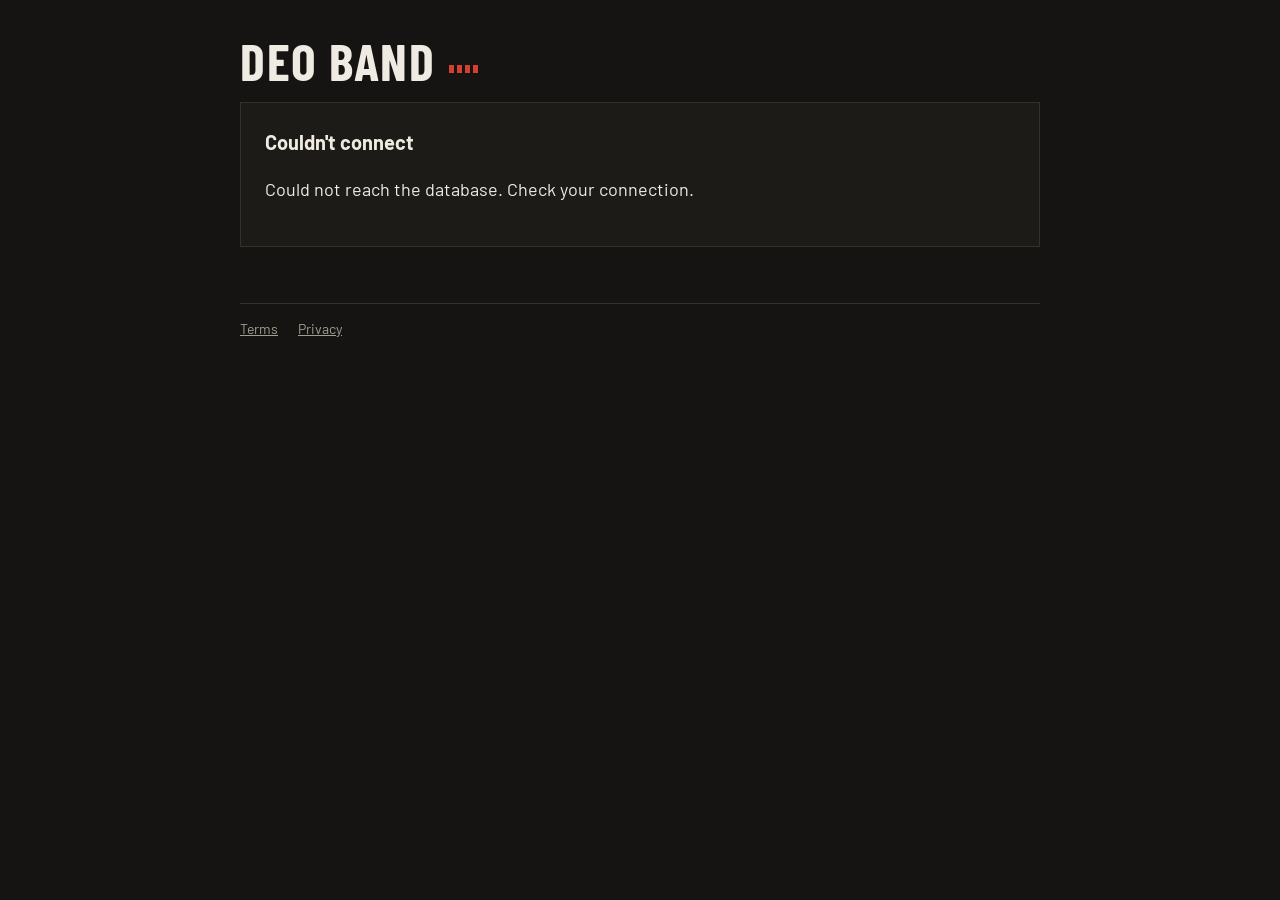
<file: index.html>
<!DOCTYPE html>
<html lang="en"><head><meta charset="utf-8">
<meta name="viewport" content="width=device-width, initial-scale=1, viewport-fit=cover">
<meta name="theme-color" content="#151412">
<link rel="manifest" href="manifest.webmanifest">
<link rel="apple-touch-icon" href="icon-192.png">
<link rel="preconnect" href="https://fonts.googleapis.com"><link rel="preconnect" href="https://fonts.gstatic.com" crossorigin>
<link rel="stylesheet" href="https://fonts.googleapis.com/css2?family=Barlow+Condensed:wght@600;700&family=Barlow:wght@400;500;600;700&display=swap">
<title>Deo Band</title>
<script>(function(){var t='dark';try{t=localStorage.getItem('bandTheme')||'dark'}catch(e){}document.documentElement.setAttribute('data-theme',t)})()</script>
<style>
:root{color-scheme:dark;--bg:#151412;--card:#1D1B18;--line:#34312B;--ink:#EFEBE2;--mute:#A39E92;--acc:#D2402F;--acc-h:#B53020;--acct:#E8806F;--link:#E8806F;--err:#E5604F;--tint:rgba(210,64,47,.14);--on:#FBF8F1;--hd:'Barlow Condensed','Arial Narrow','Helvetica Neue',Arial,sans-serif;--bd:'Barlow','Helvetica Neue',Arial,sans-serif;box-sizing:border-box;padding-top:env(safe-area-inset-top,0px);padding-bottom:env(safe-area-inset-bottom,0px)}
:root[data-theme="light"]{color-scheme:light;--bg:#E9E4D8;--card:#F3EFE5;--line:#CBC4B3;--ink:#1B1915;--mute:#625D52;--acc:#B3321F;--acc-h:#8F2616;--acct:#B3321F;--link:#9C2B1A;--err:#A4281A;--tint:rgba(179,50,31,.10)}
@media (prefers-color-scheme:light){:root[data-theme="auto"]{color-scheme:light;--bg:#E9E4D8;--card:#F3EFE5;--line:#CBC4B3;--ink:#1B1915;--mute:#625D52;--acc:#B3321F;--acc-h:#8F2616;--acct:#B3321F;--link:#9C2B1A;--err:#A4281A;--tint:rgba(179,50,31,.10)}}
*{box-sizing:border-box;border-radius:0}
html{margin:0;min-height:100%;background:var(--bg)}
body{margin:0;background:var(--bg);color:var(--ink);font:17px/1.55 var(--bd);min-height:100vh}
#app{width:100%;max-width:880px;margin:0 auto;padding:22px clamp(16px,4vw,40px) 60px}
a{color:var(--link)}
h1{display:flex;align-items:center;font:700 40px/1 var(--hd);text-transform:uppercase;letter-spacing:.03em;margin:0}
h2{font:700 26px/1.1 var(--hd);text-transform:uppercase;letter-spacing:.04em;margin:44px 0 14px;padding-top:12px;border-top:2px solid var(--ink)}
.brand{display:flex;align-items:center;gap:14px;min-width:0}
.logo{height:52px;width:auto;max-width:100px;object-fit:contain;border:1px solid var(--line)}
.logo.big{height:96px;max-width:170px;display:block;margin:8px 0 12px;background:var(--bg);padding:4px}
.tag2{color:var(--mute);font:600 13px var(--bd);letter-spacing:.1em;text-transform:uppercase;margin-top:4px}
.sub{color:var(--mute);font-size:15px;margin:12px 0 4px}
nav{position:sticky;top:env(safe-area-inset-top,0px);z-index:5;display:flex;gap:2px;overflow-x:auto;margin:10px 0 0;background:var(--bg);border-bottom:1px solid var(--line)}
nav button{flex:none;background:none;border:0;border-bottom:3px solid transparent;margin-bottom:-1px;font:600 17px var(--hd);letter-spacing:.07em;text-transform:uppercase;color:var(--mute);padding:12px 14px 9px;cursor:pointer}
nav button:hover{color:var(--ink)}
nav button.on{color:var(--ink);border-bottom-color:var(--acc)}
.card{background:var(--card);border:1px solid var(--line);padding:20px;margin:0 0 14px}
.grid{display:block;border-top:1px solid var(--line)}
.grid>.card{background:none;border:0;border-bottom:1px solid var(--line);padding:18px 0;margin:0}
.ev{display:flex;gap:18px;align-items:flex-start}
.chip{flex:none;width:64px;text-align:left;color:var(--mute);font:600 12px/1.25 var(--bd);letter-spacing:.12em;text-transform:uppercase}
.chip b{display:block;font:700 42px/1 var(--hd);letter-spacing:0;color:var(--acct);margin:2px 0}
.past{opacity:.55}.past .chip b{color:var(--mute)}
.body{min-width:0;flex:1}
.lbl{font:700 12px/1 var(--bd);letter-spacing:.14em;text-transform:uppercase;color:var(--mute);margin-bottom:8px}
.note{background:var(--card);border:1px solid var(--ink);padding:16px 18px;margin:20px 0 4px;white-space:pre-wrap}
.note::before{content:'Pinned';display:block;font:700 12px/1 var(--bd);letter-spacing:.14em;text-transform:uppercase;color:var(--acct);margin-bottom:8px}
.when{font-weight:700;font-size:18px}.mute{color:var(--mute);font-size:15px}
.tag{display:inline-block;font:700 11px/1 var(--bd);letter-spacing:.12em;background:var(--acc);color:var(--on);padding:4px 7px;margin-left:8px;vertical-align:middle}
button.b{font:700 17px var(--hd);letter-spacing:.09em;text-transform:uppercase;background:var(--acc);color:var(--on);border:1px solid var(--acc);padding:11px 22px;cursor:pointer}
button.b:hover,button.b:active{background:var(--acc-h);border-color:var(--acc-h)}
button.b.alt{background:none;color:var(--ink);border:1px solid var(--mute)}
button.b.alt:hover{border-color:var(--ink);background:none}
button.lnk{background:none;border:0;color:var(--acct);font:600 16px var(--hd);letter-spacing:.07em;text-transform:uppercase;cursor:pointer;padding:6px 0;margin-right:18px}
button.lnk:hover{text-decoration:underline;text-underline-offset:3px}
button.gear{vertical-align:middle;padding:6px 4px;color:var(--ink)}.gear svg{width:24px;height:24px;display:block}button.gear.on{color:var(--acct)}
input,textarea{width:100%;font:17px var(--bd);background:var(--bg);color:var(--ink);border:1px solid var(--line);padding:12px;margin:4px 0 14px}
input[type=file]{border:0;padding:4px 0;background:none}
input[type=checkbox]{padding:0;height:18px;accent-color:var(--acc)}
.pw{position:relative}.pw input{padding-right:50px}
.eye{position:absolute;right:2px;top:50%;transform:translateY(-50%);width:42px;height:42px;display:flex;align-items:center;justify-content:center;background:none;border:0;color:var(--mute);cursor:pointer;padding:0}
.eye:hover{color:var(--ink)}
.eye svg{width:24px;height:24px;display:block}.eye .off{display:none}.eye.on .off{display:block}.eye.on .on{display:none}
textarea{min-height:130px}
input:focus,textarea:focus,select:focus{outline:2px solid var(--acc);outline-offset:0;border-color:var(--acc)}
button:focus-visible,a:focus-visible{outline:2px solid var(--acc);outline-offset:2px}
label{font:700 12px/1 var(--bd);letter-spacing:.12em;text-transform:uppercase;color:var(--mute);display:block}
code{font:600 16px var(--bd);color:var(--acct);overflow-wrap:anywhere}
.row{display:flex;gap:12px}.row>div{flex:1;min-width:0}
ol.set{counter-reset:n;list-style:none;margin:12px 0 0;padding:0}
ol.set li{counter-increment:n;display:flex;align-items:flex-start;gap:14px;padding:11px 0;border-bottom:1px solid var(--line);font-size:19px;font-weight:600}
ol.set li:last-child{border:0}
ol.set li::before{content:counter(n,decimal-leading-zero);font:700 26px/1 var(--hd);color:var(--acct);min-width:36px;padding-top:2px}
.sg{flex:1;min-width:0}.sn{overflow-wrap:anywhere}
.pc{display:flex;flex-wrap:wrap;gap:6px;margin:8px 0 4px}
.pp{display:inline-flex;align-items:center;gap:6px;max-width:100%;background:none;border:1px solid var(--line);padding:3px 6px 3px 10px;font-size:14px;font-weight:400;line-height:1.3}
.pp b{font-weight:700}.pp i{font-style:normal;color:var(--mute);overflow-wrap:anywhere}
.pp.me{border-color:var(--acc);background:var(--tint)}.pp.me b{color:var(--acct)}
.pp:not(:has(.px)){padding-right:10px}
.px{background:none;border:0;color:var(--mute);font-size:18px;line-height:1;width:24px;height:24px;cursor:pointer;padding:0}
.px:hover{color:var(--ink);background:var(--line)}
.padd{display:flex;flex-wrap:wrap;gap:8px;margin:8px 0 6px;font-weight:400}
.padd select,.padd input{margin:0;flex:1 1 140px;min-width:0;font-size:16px;padding:10px}
.padd button.b{flex:0 0 auto;padding:10px 18px;font-size:16px}
.err{color:var(--err);font-weight:600;margin:2px 0 14px}
.ok{font-weight:600;margin:2px 0 14px;padding:10px 12px;border:1px solid var(--acc);background:var(--tint)}
.top{display:flex;justify-content:space-between;align-items:center;flex-wrap:wrap;gap:8px 16px}
.eq{display:inline-flex;gap:3px;align-items:flex-end;height:26px;margin-left:14px}
.eq i{width:5px;background:var(--acc);height:8px;animation:eq 1.1s ease-in-out infinite}
.eq i:nth-child(2){animation-delay:.25s}.eq i:nth-child(3){animation-delay:.5s}.eq i:nth-child(4){animation-delay:.15s}
@keyframes eq{0%,100%{height:6px}50%{height:26px}}
.sk{display:block;background:var(--line);height:14px;margin:10px 0;animation:skp 1.6s ease-in-out infinite}
.skr{display:flex;gap:18px;padding:18px 0;border-bottom:1px solid var(--line)}
@keyframes skp{50%{opacity:.45}}
@media (prefers-reduced-motion:reduce){.eq i,.sk{animation:none}.eq i{height:16px}}
.narrow{max-width:480px;margin:0 auto}
.card:has(input),.card:has(textarea){max-width:640px}
.grid>.card:has(input){max-width:none}
.foot{margin-top:56px;padding-top:14px;border-top:1px solid var(--line);display:flex;gap:20px;font-size:14px}
.foot a{color:var(--mute)}.foot a:hover{color:var(--ink)}
@media (min-width:760px){
body{font-size:18px}
#app{padding-top:34px}
h1{font-size:52px}.logo{height:64px;max-width:130px}
h2{font-size:30px;margin-top:52px}
nav button{font-size:19px;padding:13px 18px 10px}
.chip{width:76px}.chip b{font-size:48px}
.when{font-size:20px}
ol.set li{font-size:22px}
.card{padding:24px}
.note{font-size:19px}
}
.chat{display:grid;grid-template-columns:1fr;gap:14px;margin-top:14px}
.chans{display:flex;gap:6px;overflow-x:auto;padding-bottom:4px}
.chb{flex:none;background:none;border:1px solid var(--line);color:var(--ink);font:600 15px var(--bd);padding:10px 13px;cursor:pointer;text-align:left;white-space:nowrap}
.chb:hover{border-color:var(--ink)}
.chb.on{background:var(--ink);color:var(--bg);border-color:var(--ink)}
.dot{font-style:normal;background:var(--acc);color:var(--on);font:700 11px var(--bd);padding:2px 6px;margin-left:8px}
.pane{background:var(--card);border:1px solid var(--line);display:flex;flex-direction:column;min-width:0}
.phead{padding:12px 16px;border-bottom:1px solid var(--line);font:700 22px var(--hd);text-transform:uppercase;letter-spacing:.06em}
.phead .mute{font:400 13px var(--bd);letter-spacing:0;text-transform:none;margin-left:10px}
.msgs{height:min(56vh,520px);overflow-y:auto;padding:14px;-webkit-overflow-scrolling:touch}
.msg{margin:0 0 14px}.msg.mine{background:var(--tint);padding:8px 10px}
.mh{font-size:14px}.mh b{font-size:16px}
.mb{white-space:pre-wrap;overflow-wrap:anywhere;margin-top:2px}.mb a{color:var(--link)}
.quote{border:1px solid var(--line);padding:4px 10px;margin:6px 0;color:var(--mute);font-size:14px}
.rx{display:flex;flex-wrap:wrap;gap:6px;margin-top:6px}
.rxb{background:none;border:1px solid var(--line);color:var(--ink);font:500 13px var(--bd);padding:3px 10px;cursor:pointer}
.rxb:hover{border-color:var(--ink)}
.rxb.on{border-color:var(--acc);background:var(--tint)}
.ma button.lnk{font-size:14px;margin-right:14px;padding:5px 0}
.pins{background:var(--tint);border:1px solid var(--acc);padding:8px 12px;margin-bottom:14px;font-size:15px}
.comp{display:flex;gap:10px;padding:12px;border-top:1px solid var(--line);align-items:flex-end}
.comp textarea{margin:0;min-height:48px;flex:1}
#cban{display:none;justify-content:space-between;gap:10px;padding:8px 14px;border-top:1px solid var(--line);font-size:14px;color:var(--mute)}
#cerr{padding:0 14px}
select{width:100%;font:17px var(--bd);background:var(--bg);color:var(--ink);border:1px solid var(--line);padding:12px;margin:4px 0 14px}
@media (min-width:760px){.chat{grid-template-columns:230px 1fr}.chans{flex-direction:column;overflow:visible}.chb{width:100%}.msgs{height:min(62vh,660px)}}
</style></head>
<body><div id="app"><div aria-busy="true" aria-label="Loading"><span class="sk" style="width:240px;max-width:60%;height:40px"></span><span class="sk" style="width:120px;height:12px;margin-bottom:28px"></span><div class="skr"><span class="sk" style="width:64px;height:48px;margin:0"></span><div style="flex:1"><span class="sk" style="width:38%;margin-top:0"></span><span class="sk" style="width:72%"></span></div></div><div class="skr"><span class="sk" style="width:64px;height:48px;margin:0"></span><div style="flex:1"><span class="sk" style="width:38%;margin-top:0"></span><span class="sk" style="width:72%"></span></div></div><div class="skr"><span class="sk" style="width:64px;height:48px;margin:0"></span><div style="flex:1"><span class="sk" style="width:38%;margin-top:0"></span><span class="sk" style="width:72%"></span></div></div><div class="skr"><span class="sk" style="width:64px;height:48px;margin:0"></span><div style="flex:1"><span class="sk" style="width:38%;margin-top:0"></span><span class="sk" style="width:72%"></span></div></div></div></div>
<script>window.addEventListener('error',function(e){var d=document.getElementById('app');d.innerHTML='<h1>Something broke</h1><p>'+String(e.message).replace(/</g,'&lt;')+'</p><p>Your browser may be too old. Send this message to the admin.</p>'});</script>
<script>
const SUPABASE_URL = 'https://amxvngubbsuizstdvfnz.supabase.co';
const SUPABASE_KEY = 'sb_publishable_d2sxmU-ESRJS6iY6GwtDLA_g880Z_Py';

const esc=s=>String(s==null?'':s).replace(/[&<>"']/g,c=>({'&':'&amp;','<':'&lt;','>':'&gt;','"':'&quot;',"'":'&#39;'}[c]));
const $=id=>document.getElementById(id), v=id=>(($(id)||{}).value||'').trim(), raw=id=>($(id)||{}).value||'';
let S={m:[],r:[],e:[],s:[],pending:[],meta:{},brand:{},me:null,token:null,booted:false,setup:false,fatal:'',tab:'overview',mode:'login',edit:null,arm:null,reset:null,editM:null,draft:null,err:'',ok:'',fill:null};
try{S.token=localStorage.getItem('bandToken')}catch(e){}
S.chat={chs:[],cur:null,msgs:[],reply:null,editId:null,pick:null,arm:null,rename:null,sig:'',tried:false,stick:true,needMark:false,chErr:''};
const store=t=>{try{t?localStorage.setItem('bandToken',t):localStorage.removeItem('bandToken')}catch(e){}};
const adm=()=>!!(S.me&&S.me.is_admin);
const THEMES=['auto','light','dark'],THL={auto:'Theme: Auto',light:'Theme: Light',dark:'Theme: Dark'};
const getTheme=()=>{let t='dark';try{t=localStorage.getItem('bandTheme')||'dark'}catch(e){}return THEMES.indexOf(t)>=0?t:'dark'};
function applyTheme(t){
  document.documentElement.setAttribute('data-theme',t);
  const light=t==='light'||(t==='auto'&&window.matchMedia&&matchMedia('(prefers-color-scheme: light)').matches),m=document.querySelector('meta[name="theme-color"]');
  if(m)m.content=light?'#E9E4D8':'#151412';
  document.querySelectorAll('[data-a="theme"]').forEach(b=>{b.textContent=THL[t]});
}
const themeBtn=()=>`<button class="lnk" data-a="theme">${THL[getTheme()]}</button>`;
applyTheme(getTheme());
const curBrand=()=>S.me?S.meta:(S.brand||{});

async function api(fn,args){
  const ac=new AbortController(),to=setTimeout(()=>ac.abort(),12000);let r;
  try{r=await fetch(SUPABASE_URL.replace(/\/$/,'')+'/rest/v1/rpc/'+fn,{method:'POST',signal:ac.signal,headers:{'Content-Type':'application/json',apikey:SUPABASE_KEY},body:JSON.stringify(args||{})})}
  catch(e){throw new Error(e.name==='AbortError'?'Timed out reaching the database.':'Could not reach the database. Check your connection.')}
  finally{clearTimeout(to)}
  const j=await r.json().catch(()=>null);
  if(!r.ok)throw new Error((j&&j.message)||'Request failed');
  return j;
}
async function refresh(){
  const d=await api('get_all',{p_token:S.token});
  Object.assign(S,{me:d.me,m:d.members,pending:d.pending||[],r:d.rehearsals,e:d.events,s:d.setlists,meta:d.meta||{}});
  try{S.att=await api('att_all',{p_token:S.token})||[]}catch(e){}
  if(!S.pushSynced){S.pushSynced=true;pushSync()}
}
async function boot(){
  try{
    try{S.brand=await api('get_brand')||{}}catch(e){}
    S.setup=await api('needs_setup');
    if(!S.setup&&S.token){try{await refresh()}catch(e){S.token=null;store(null)}}
  }catch(e){S.fatal=e.message}
  S.booted=true;render();
}
setInterval(async()=>{if(S.token&&S.me&&!document.hidden){try{await refresh();await chatChans();if(S.tab!=='chat')render(true);else drawChans()}catch(e){}}},20000);
setInterval(()=>{if(S.token&&S.me&&S.tab==='chat'&&!document.hidden)chatMsgs(true)},4000);
render();boot();

function theme(){
  const b=curBrand();document.title=b.band_name||'Deo Band';
  if(b.logo&&/^data:image\//.test(b.logo))['icon','apple-touch-icon'].forEach(r=>{let l=document.querySelector('link[rel="'+r+'"]');if(!l){l=document.createElement('link');l.rel=r;document.head.appendChild(l)}l.href=b.logo});
}
const EQ='<span class="eq"><i></i><i></i><i></i><i></i></span>';
function skRow(){return '<div class="skr"><span class="sk" style="width:64px;height:48px;margin:0"></span><div style="flex:1"><span class="sk" style="width:38%;margin-top:0"></span><span class="sk" style="width:72%"></span></div></div>'}
function skel(n){return '<div aria-busy="true" aria-label="Loading"><span class="sk" style="width:240px;max-width:60%;height:40px"></span><span class="sk" style="width:120px;height:12px;margin-bottom:28px"></span>'+skRow().repeat(n||4)+'</div>'}
function foot(){return '<footer class="foot"><a href="terms.html">Terms</a><a href="privacy.html">Privacy</a></footer>'}
const brandHead=hero=>{const b=curBrand();return`<div class="brand">${b.logo&&/^data:image\//.test(b.logo)?`<img class="logo" src="${b.logo}" alt="">`:''}<div><h1>${esc(b.band_name||'Deo Band')}${hero?EQ:''}</h1>${b.tagline?`<div class="tag2">${esc(b.tagline)}</div>`:''}</div></div>`};

const today=()=>new Date().toLocaleDateString('en-CA');
const MP='[Meeting] ',isM=x=>(x.title||'').indexOf(MP)===0,tt=x=>isM(x)?x.title.slice(MP.length):(x.title||'');
const byDate=(a,b)=>((a.day||'')+(a.at||'')).localeCompare((b.day||'')+(b.at||''));
const chip=d=>{const x=new Date(d+'T00:00');if(isNaN(x))return'';return`<div class="chip">${x.toLocaleDateString(undefined,{weekday:'short'})}<b>${x.getDate()}</b>${x.toLocaleDateString(undefined,{month:'short'})}</div>`};
const EYE='<svg class="on" viewBox="0 0 24 24" aria-hidden="true"><path fill="none" stroke="currentColor" stroke-width="2" stroke-linejoin="miter" d="M1.5 12 12 5l10.5 7L12 19z"/><path fill="currentColor" d="M9.5 9.5h5v5h-5z"/></svg><svg class="off" viewBox="0 0 24 24" aria-hidden="true"><path fill="none" stroke="currentColor" stroke-width="2" stroke-linejoin="miter" d="M1.5 12 12 5l10.5 7L12 19z"/><path fill="currentColor" d="M9.5 9.5h5v5h-5zM2.6 4 4 2.6l17.4 17.4L20 21.4z"/></svg>';
const field=(id,l,t,ac,eye)=>{const i=`<input id="${id}" type="${t||'text'}" autocomplete="${ac||'off'}" ${ac==='username'?'autocapitalize="none" autocorrect="off" spellcheck="false"':''}>`;return`<label for="${id}">${l}</label>`+(eye?`<div class="pw">${i}<button type="button" class="eye" data-eye="${id}" aria-label="Show password" title="Show password">${EYE}</button></div>`:i)};
const msgs=(sc)=>((S.sc||'')!==(sc||'')?'':(S.ok?`<div class="ok">${esc(S.ok)}</div>`:'')+(S.err?`<div class="err">${esc(S.err)}</div>`:''));

function render(keep){
  const a=document.activeElement,app=$('app');
  if(keep&&a&&/INPUT|TEXTAREA/.test(a.tagName)&&app.contains(a))return;
  const ins=()=>[...app.querySelectorAll('input,textarea')].filter(i=>i.id&&i.type!=='file');
  const vals={};ins().forEach(i=>{vals[i.id]=i.value});
  theme();draw(app);if(S.booted)(app.querySelector('.narrow')||app).insertAdjacentHTML('beforeend',foot());
  ins().forEach(i=>{if(keep&&vals[i.id]!=null)i.value=vals[i.id]});
  if(!keep){const d=S.draft||{};const f=Object.assign({o_note:S.meta.notice||'',t_band:d.band,t_tag:d.tagline},S.fill||{});S.fill=null;for(const k in f)if($(k)&&f[k]!=null)$(k).value=f[k]}
  afterRender();
}
function draw(app){
  if(!S.booted)return app.innerHTML=skel(4);
  if(S.fatal)return app.innerHTML=`${brandHead(true)}<div class="card" style="margin-top:16px"><div class="when">Couldn't connect</div><p>${esc(S.fatal)}</p></div>`;
  if(S.setup)return app.innerHTML=`<div class="narrow">${brandHead(true)}<p class="sub">First time here. Make the first admin account (that's you).</p>
  <div class="card">${field('s_name','Your name')}${field('s_role','Instrument / role')}${field('s_user','Choose a username','text','username')}${field('s_pw','Choose a password (8+ characters)','password','new-password',1)}${msgs()}<button class="b" data-a="setup">Create & enter</button></div><p class="mute">${themeBtn()}</p></div>`;
  if(!S.me)return app.innerHTML=`<div class="narrow">${authView()}<p class="mute">${themeBtn()}</p></div>`;
  app.innerHTML=shell(({overview,rehearsals,events,meetings,attendance,setlists,members,settings,chat:chatView})[S.tab]());
}
function authView(){
  if(S.mode==='signup')return`${brandHead(true)}<p class="sub">Request an account. An admin has to approve you before you can log in.</p>
  <div class="card">${field('g_name','Your name')}${field('g_role','Instrument / role')}${field('g_user','Choose a username','text','username')}${field('g_pw','Choose a password (8+ characters)','password','new-password',1)}${field('g_pw2','Type the password again','password','new-password',1)}${msgs()}
  <button class="b" data-a="signup">Send request</button> <button class="b alt" data-a="mode" data-id="login">Back</button><p class="mute" style="margin:16px 0 0">By sending a request you agree to the <a href="terms.html">Terms</a> and the <a href="privacy.html">Privacy Policy</a>.</p></div>`;
  return`${brandHead(true)}<p class="sub">Log in</p><div class="card">${field('u_user','Username','text','username')}${field('u_pw','Password','password','current-password')}${msgs()}
  <button class="b" data-a="login">Log in</button></div><p class="mute">New here? <button class="lnk" data-a="mode" data-id="signup">Request an account</button></p>`;
}
function shell(body){
  const t=[['overview','Overview'],['chat','Chat'],['rehearsals','Rehearsals'],['events','Events'],['meetings','Meetings'],['attendance','Attendance'],['setlists','Setlists'],['members','Band']];
  const n=adm()&&S.pending.length?` (${S.pending.length})`:'';
  return`<div class="top">${brandHead()}<div style="white-space:nowrap"><button class="lnk gear${S.tab==='settings'?' on':''}" data-a="tab" data-id="settings" aria-label="Settings" title="Settings"><svg viewBox="0 0 24 24" aria-hidden="true"><path fill="currentColor" d="M3 5h18v2H3zM3 11h18v2H3zM3 17h18v2H3z"/><path fill="currentColor" d="M7 3h4v6H7zM14 9h4v6h-4zM6 15h4v6H6z"/></svg></button>${themeBtn()}<button class="lnk" data-a="logout" style="margin-right:0">Log out</button></div></div>
  <div class="sub">${esc(S.me.name)} · ${esc(S.me.role)}${adm()?'<span class="tag">ADMIN</span>':''}</div>
  <nav>${t.map(([k,l])=>`<button data-a="tab" data-id="${k}" class="${S.tab===k?'on':''}">${l}${k==='members'?n:''}${k==='chat'&&unreadTotal()?' ('+unreadTotal()+')':''}</button>`).join('')}<button data-a="visuals">Visuals</button></nav>${body}`}

function overview(){
  const t=today(),nr=[...S.r].filter(x=>x.day>=t).sort(byDate)[0],ne=[...S.e].filter(x=>x.day>=t&&!isM(x)).sort(byDate)[0],nmt=[...S.e].filter(x=>x.day>=t&&isM(x)).sort(byDate)[0],ls=S.s[S.s.length-1];
  const item=(h,x,line)=>`<div class="card ev">${x?chip(x.day):'<div class="chip"></div>'}<div class="body"><div class="lbl">${h}</div>${x?`<div class="when">${x.at?esc(x.at):'Time TBC'}</div><div>${esc(line(x))}</div>`:'<div class="mute">Nothing booked.</div>'}</div></div>`;
  return`${S.meta.notice?`<div class="note">${esc(S.meta.notice)}</div>`:''}
  <h2>Coming up</h2><div class="grid">${item('Next rehearsal',nr,x=>x.place||'')}${item('Next event',ne,x=>x.title+(x.place?' @ '+x.place:''))}${item('Next meeting',nmt,x=>tt(x)+(x.place?' @ '+x.place:''))}
  <div class="card ev"><div class="chip"></div><div class="body"><div class="lbl">Setlists</div><div>${S.s.length?S.s.length+' saved'+(ls?` · latest: ${esc(ls.name)}`:''):'None yet.'}</div></div></div></div>
  ${adm()?`<h2>Pinned note</h2><div class="card"><label for="o_note">Shown at the top of the overview for everyone</label><textarea id="o_note"></textarea>${msgs()}<button class="b" data-a="notice">Save note</button></div>`:''}`}

function listView(kind){
  const R=kind==='r',M=kind==='mt',arr=[...(R?S.r:S.e.filter(x=>M?isM(x):!isM(x)))].sort(byDate),t=today();
  return`<h2>${R?'Rehearsals':M?'Meetings':'Events'}</h2>`+(arr.length?'<div class="grid">'+arr.map(x=>`<div class="card ev ${x.day<t?'past':''}">${chip(x.day)}<div class="body">
  ${x.title?`<div class="when">${esc(tt(x))}</div>`:''}<div class="${x.title?'':'when'}">${x.at?esc(x.at):'Time TBC'}${x.place?' · '+esc(x.place):''}</div>${x.notes?`<div class="mute">${esc(x.notes)}</div>`:''}
  ${adm()?`<button class="lnk" data-a="del" data-k="${kind}" data-id="${x.id}">${S.arm===x.id?'Sure?':'Delete'}</button>`:''}</div></div>`).join('')+'</div>':'<p class="mute">Nothing here yet.</p>')+
  (adm()?`<h2>Add ${R?'rehearsal':M?'meeting':'event'}</h2><div class="card">${R?'':field('f_title',M?'Meeting name':'Event name')}<div class="row"><div>${field('f_date','Date','date')}</div><div>${field('f_time','Time')}</div></div>${field('f_place','Where')}${field('f_notes','Notes')}${msgs()}<button class="b" data-a="add" data-k="${kind}">Add</button></div>`:'')}
const rehearsals=()=>listView('r'), events=()=>listView('e'), meetings=()=>listView('mt');

function setlists(){
  const ed=S.s.find(x=>x.id===S.edit);
  return`<h2>Setlists</h2>`+(S.s.length?'<div class="grid">'+S.s.map(x=>`<div class="card"><div class="when">${esc(x.name)}</div><ol class="set">${(x.songs||[]).map((s,i)=>`<li><div class="sg"><div class="sn">${esc(s)}</div>${partsHtml(x,s,i)}</div></li>`).join('')}</ol>
  ${adm()?`<div style="margin-top:10px"><button class="lnk" data-a="editS" data-id="${x.id}">Edit</button><button class="lnk" data-a="del" data-k="s" data-id="${x.id}">${S.arm===x.id?'Sure?':'Delete'}</button></div>`:''}</div>`).join('')+'</div>':'<p class="mute">None yet.</p>')+
  (adm()?`<h2>${ed?'Edit':'New'} setlist</h2><div class="card">${field('l_name','Name (e.g. Friday gig)')}<label for="l_songs">Songs, one per line, in order</label><textarea id="l_songs"></textarea>${msgs()}<button class="b" data-a="saveS">Save</button>${ed?' <button class="b alt" data-a="cancelS">Cancel</button>':''}</div>`:'')}

function members(){
  let h='';
  if(adm()&&S.pending.length)h+=`<h2>Waiting for approval</h2><div class="grid">`+S.pending.map(p=>`<div class="card"><b>${esc(p.name)}</b> <span class="mute">@${esc(p.username)}</span><div class="mute">${esc(p.role)}</div>
  <div style="margin-top:8px"><button class="lnk" data-a="approve" data-id="${p.id}">Approve</button><button class="lnk" data-a="del" data-k="p" data-id="${p.id}">${S.arm===p.id?'Sure?':'Reject'}</button></div></div>`).join('')+'</div>';
  h+=`<h2>Band</h2>${adm()?`<div style="margin-bottom:10px"><button class="b alt" data-a="pwTog">${S.pwOn?'Hide passwords':'Show passwords'}</button></div>`:''}<div class="grid">`+S.m.map(m=>{
    const me=m.id===S.me.id;
    if(adm()&&S.editM===m.id)return`<div class="card">${field('e_name','Name')}${field('e_role','Instrument / role')}<button class="b" data-a="editSave" data-id="${m.id}">Save</button> <button class="b alt" data-a="editOpen" data-id="${m.id}">Cancel</button></div>`;
    return`<div class="card"><b>${esc(m.name)}</b>${m.is_admin?'<span class="tag">ADMIN</span>':''}${adm()&&m.username?` <span class="mute">@${esc(m.username)}</span>`:''}<div class="mute">${esc(m.role)}</div>${adm()&&S.pwOn?`<div style="margin-top:6px">Password: ${S.pws[m.id]?`<code>${esc(S.pws[m.id])}</code>`:'<span class="mute">not saved yet, appears after their next login</span>'}</div>`:''}
  ${adm()?`<div style="margin-top:8px"><button class="lnk" data-a="editOpen" data-id="${m.id}">Edit</button>${me?'':`<button class="lnk" data-a="admin" data-id="${m.id}">${m.is_admin?'Remove admin':'Make admin'}</button>`}<button class="lnk" data-a="resetOpen" data-id="${m.id}">New password</button>${me?'':`<button class="lnk" data-a="del" data-k="m" data-id="${m.id}">${S.arm===m.id?'Sure?':'Remove'}</button>`}</div>
  ${S.reset===m.id?`<div style="margin-top:8px">${field('n_pw','New password for '+esc(m.name)+' (8+ characters)','password','new-password',1)}<button class="b" data-a="resetDo" data-id="${m.id}">Save password</button></div>`:''}`:''}</div>`}).join('')+'</div>';
  return h}

function settings(){
  const acct=`<h2>Your account</h2><div class="card"><div class="mute">Change your password</div>${field('c_old','Current password','password','current-password',1)}${field('c_new','New password (8+ characters)','password','new-password',1)}${msgs('pw')}<button class="b" data-a="chgpw">Change password</button></div>`+pushCard()+prefCard();
  if(!adm())return acct;
  const d=S.draft||(S.draft={band:S.meta.band_name||'',tagline:S.meta.tagline||'',accent:S.meta.accent||'blue',logo:S.meta.logo||''});
  const ok=d.logo&&/^data:image\//.test(d.logo);
  return acct+`<h2>Band settings</h2><div class="card">${field('t_band','Band name')}${field('t_tag','Tagline (optional, shows under the name)')}
  <label>Logo</label>${ok?`<img class="logo big" src="${d.logo}" alt="">`:'<div class="mute" style="margin:6px 0 8px">No logo yet.</div>'}
  <input id="t_logo" type="file" accept="image/*">${ok?'<button class="lnk" data-a="rmlogo">Remove logo</button>':''}
  ${msgs()}<button class="b" data-a="saveSet">Save settings</button></div>`+chanAdmin()}

const keepDraft=()=>{if(S.draft&&$('t_band')){S.draft.band=v('t_band');S.draft.tagline=v('t_tag');S.fill={t_band:S.draft.band,t_tag:S.draft.tagline}}};
const pwBad=p=>p.length<8;
const run=async f=>{try{S.err='';S.ok='';await f()}catch(e){S.err=e.message||'Could not save.'}render(!!S.err)};
const write=async(fn,args)=>{await api(fn,Object.assign({p_token:S.token},args));await refresh()};
const start=t=>{S.token=t;store(t);S.mode='login'};


// ===== chat =====
const RX=[['\u{1F44D}','Agree'],['\u2764\uFE0F','Love'],['\u{1F602}','Funny'],['\u{1F525}','Fire'],['\u{1F3B8}','Riff'],['\u{1F64C}','Cheers']];
const EMO=RX.map(r=>r[0]),rxLbl=e=>(RX.find(r=>r[0]===e)||[0,e])[1];
const kindLbl={normal:'Everyone can post',announce:'Only admins post',admin:'Admins only'};
const unreadTotal=()=>S.chat.chs.reduce((n,c)=>n+(c.unread||0),0);
const fmt=ts=>{const d=new Date(ts),t=d.toLocaleTimeString([],{hour:'numeric',minute:'2-digit'});return d.toDateString()===new Date().toDateString()?t:d.toLocaleDateString(undefined,{weekday:'short',day:'numeric',month:'short'})+' '+t};
const linkify=t=>esc(t).replace(/(https?:\/\/[^\s<]+)/g,u=>'<a href="'+u+'" target="_blank" rel="noopener noreferrer">'+u+'</a>');
const curCh=()=>S.chat.chs.find(c=>c.id===S.chat.cur);
const canPost=()=>{const c=curCh();return !!c&&(c.kind!=='announce'||adm())};
async function chatChans(){const c=S.chat;try{c.chs=await api('chat_channels',{p_token:S.token})||[];c.chErr='';if(!c.cur||!curCh())c.cur=(c.chs[0]||{}).id||null}catch(e){c.chErr=e.message}}
async function chatMsgs(mark){
  const c=S.chat;if(!c.cur)return;
  try{
    const m=await api('chat_messages',{p_token:S.token,p_channel:c.cur,p_limit:150}),sig=JSON.stringify(m),changed=sig!==c.sig;
    if(changed){c.sig=sig;c.msgs=m;drawMsgs(true)}
    if(mark&&(changed||c.needMark)){c.needMark=false;await api('chat_mark_read',{p_token:S.token,p_channel:c.cur});const ch=curCh();if(ch)ch.unread=0;drawChans()}
  }catch(e){}
}
function afterRender(){
  if(!S.me||S.tab!=='chat')return;
  const c=S.chat;
  if(!c.tried){c.tried=true;chatChans().then(()=>{c.needMark=true;render()});return}
  drawChans();drawMsgs(true);drawBan();chatMsgs(true);
}
function chatView(){
  const c=S.chat,ch=curCh();
  if(!c.chs.length)return`<h2>Chat</h2><div class="card">${c.tried?'Chat isn\'t set up yet. Run chat-setup.sql in Supabase.'+(c.chErr?'<div class="mute">'+esc(c.chErr)+'</div>':''):skRow()+skRow()+skRow()}</div>`;
  return`<div class="chat"><div id="chans" class="chans"></div><div class="pane"><div class="phead"># ${esc(ch?ch.name:'')}<span class="mute">${ch?kindLbl[ch.kind]:''}</span></div><div id="msgs" class="msgs"></div><div id="cerr" class="err"></div><div id="cban"></div>
  ${canPost()?`<div class="comp"><textarea id="c_msg" placeholder="Message…" rows="2"></textarea><button class="b" data-a="c_send">Send</button></div>`:'<div class="mute" style="padding:0 16px 14px">Only admins can post in this channel.</div>'}</div></div>`;
}
function drawChans(){const el=$('chans');if(!el)return;el.innerHTML=S.chat.chs.map(c=>`<button class="chb ${c.id===S.chat.cur?'on':''}" data-a="c_chan" data-id="${c.id}"># ${esc(c.name)}${c.unread?`<i class="dot">${c.unread>99?'99+':c.unread}</i>`:''}</button>`).join('')}
function msgHtml(m){
  const c=S.chat,mine=m.member_id===S.me.id;
  const rx=Object.keys(m.reactions||{}).map(e=>{const ids=m.reactions[e];return`<button class="rxb ${ids.indexOf(S.me.id)>=0?'on':''}" data-a="c_react" data-id="${m.id}" data-k="${e}">${esc(rxLbl(e))} ${ids.length}</button>`}).join('');
  return`<div class="msg ${mine?'mine':''}"><div class="mh"><b>${esc(m.author)}</b> <span class="mute">${esc(m.role)} · ${fmt(m.created_at)}${m.edited_at?' · edited':''}</span>${m.pinned?' <span class="tag">PINNED</span>':''}</div>
  ${m.reply?`<div class="quote"><b>${esc(m.reply.author)}</b> ${esc(m.reply.body)}</div>`:''}<div class="mb">${linkify(m.body)}</div>
  ${rx?`<div class="rx">${rx}</div>`:''}${c.pick===m.id?`<div class="rx">${EMO.map(e=>`<button class="rxb" data-a="c_react" data-id="${m.id}" data-k="${e}">${esc(rxLbl(e))}</button>`).join('')}</div>`:''}
  <div class="ma">${canPost()?`<button class="lnk" data-a="c_reply" data-id="${m.id}">Reply</button>`:''}<button class="lnk" data-a="c_pick" data-id="${m.id}">React</button>${mine&&canPost()?`<button class="lnk" data-a="c_edit" data-id="${m.id}">Edit</button>`:''}${adm()?`<button class="lnk" data-a="c_pin" data-id="${m.id}">${m.pinned?'Unpin':'Pin'}</button>`:''}${mine||adm()?`<button class="lnk" data-a="c_del" data-id="${m.id}">${c.arm===m.id?'Sure?':'Delete'}</button>`:''}</div></div>`;
}
function drawMsgs(stick){
  const el=$('msgs');if(!el)return;const c=S.chat,near=el.scrollHeight-el.scrollTop-el.clientHeight<90,pins=c.msgs.filter(m=>m.pinned);
  el.innerHTML=(pins.length?`<div class="pins"><b>Pinned</b><br>${pins.slice(-3).map(m=>'<b>'+esc(m.author)+':</b> '+esc(m.body.slice(0,140))).join('<br>')}</div>`:'')+(c.msgs.length?c.msgs.map(msgHtml).join(''):'<p class="mute">No messages yet.</p>');
  if((c.stick&&c.msgs.length)||(stick&&near)){el.scrollTop=el.scrollHeight;c.stick=false}
}
function drawBan(){
  const el=$('cban');if(!el)return;const c=S.chat;el.style.display=(c.reply||c.editId)?'flex':'none';
  el.innerHTML=c.editId?'<span>Editing your message</span><button class="lnk" data-a="c_cancel">Cancel</button>':c.reply?`<span>Replying to <b>${esc(c.reply.name)}</b>: ${esc(c.reply.snip)}</span><button class="lnk" data-a="c_cancel">Cancel</button>`:'';
}
async function chatClick(a,id,k){
  const c=S.chat,say=m=>{const e=$('cerr');if(e)e.textContent=m||''};
  try{
    say('');
    if(a==='c_chan'){Object.assign(c,{cur:id,sig:'',msgs:[],reply:null,editId:null,pick:null,arm:null,stick:true,needMark:true});render();return}
    if(a==='c_reply'){const m=c.msgs.find(x=>x.id===id);c.reply={id,name:m.author,snip:m.body.slice(0,60)};c.editId=null;drawBan();if($('c_msg'))$('c_msg').focus();return}
    if(a==='c_cancel'){c.reply=null;c.editId=null;if($('c_msg'))$('c_msg').value='';drawBan();return}
    if(a==='c_edit'){const m=c.msgs.find(x=>x.id===id);c.editId=id;c.reply=null;drawBan();$('c_msg').value=m.body;$('c_msg').focus();return}
    if(a==='c_pick'){c.pick=c.pick===id?null:id;drawMsgs();return}
    if(a==='c_react'){c.pick=null;await api('chat_react',{p_token:S.token,p_id:id,p_emoji:k})}
    else if(a==='c_del'){if(c.arm!==id){c.arm=id;drawMsgs();return}c.arm=null;await api('chat_delete',{p_token:S.token,p_id:id})}
    else if(a==='c_pin'){const m=c.msgs.find(x=>x.id===id);await api('chat_pin',{p_token:S.token,p_id:id,p_pinned:!m.pinned})}
    else if(a==='c_send'){const t=($('c_msg').value||'').trim();if(!t)return;
      if(c.editId){await api('chat_edit',{p_token:S.token,p_id:c.editId,p_body:t});c.editId=null}
      else await api('chat_send',{p_token:S.token,p_channel:c.cur,p_body:t,p_reply:c.reply?c.reply.id:null});
      c.reply=null;$('c_msg').value='';drawBan();c.stick=true}
    c.sig='';await chatMsgs(true);
  }catch(e){say(e.message)}
}
function chanAdmin(){
  const c=S.chat;
  return`<h2>Chat channels</h2>`+c.chs.map(ch=>`<div class="card"><b># ${esc(ch.name)}</b> <span class="mute">${kindLbl[ch.kind]}</span>
  <div style="margin-top:6px"><button class="lnk" data-a="chrenOpen" data-id="${ch.id}">Rename</button><button class="lnk" data-a="chdel" data-id="${ch.id}">${S.arm===ch.id?'Sure? Deletes its messages':'Delete'}</button></div>
  ${c.rename===ch.id?`<div style="margin-top:8px">${field('r_name','New name')}<button class="b" data-a="chrenSave" data-id="${ch.id}">Save name</button></div>`:''}</div>`).join('')+
  `<div class="card">${field('k_name','New channel name')}<label for="k_kind">Who can post</label><select id="k_kind"><option value="normal">Everyone</option><option value="announce">Only admins (announcements)</option><option value="admin">Admins only (private)</option></select><button class="b" data-a="chadd">Add channel</button></div>`;
}

// ===== push notifications =====
const VAPID_PUBLIC='BOpVQusdEMKIovygBkCswXaRYukQp52CuWepsFj7Tieap11Z7GB9D12oX0rbcYkLzzgViCvNeJ1Ea2dhmfOC9Ok';
S.push={on:false};
const pushOK=()=>'serviceWorker' in navigator&&'PushManager' in window&&'Notification' in window;
const isIOS=/iphone|ipad|ipod/i.test(navigator.userAgent),standalone=(window.matchMedia&&matchMedia('(display-mode: standalone)').matches)||navigator.standalone;
const b64u=s=>{const b=atob((s+'='.repeat((4-s.length%4)%4)).replace(/-/g,'+').replace(/_/g,'/'));return Uint8Array.from(b,c=>c.charCodeAt(0))};
async function pushSub(){const r=await navigator.serviceWorker.getRegistration();return r?r.pushManager.getSubscription():null}
async function pushSave(s){const j=s.toJSON();await api('push_save',{p_token:S.token,p_endpoint:j.endpoint,p_p256dh:j.keys.p256dh,p_auth:j.keys.auth})}
async function pushState(){try{S.push.on=pushOK()&&Notification.permission==='granted'&&!!(await pushSub())}catch(e){S.push.on=false}}
async function pushSync(){try{if(pushOK()&&Notification.permission==='granted'){const s=await pushSub();if(s)await pushSave(s)}}catch(e){}}
async function pushEnable(){
  if(await Notification.requestPermission()!=='granted')throw new Error('Notifications are blocked. Allow them in your browser or phone settings, then try again.');
  const reg=await navigator.serviceWorker.register('sw.js');await navigator.serviceWorker.ready;
  const s=(await reg.pushManager.getSubscription())||await reg.pushManager.subscribe({userVisibleOnly:true,applicationServerKey:b64u(VAPID_PUBLIC)});
  await pushSave(s);S.push.on=true;
}
async function pushDrop(unsub){try{const s=await pushSub();if(s){await api('push_remove',{p_token:S.token,p_endpoint:s.endpoint});if(unsub)await s.unsubscribe()}}catch(e){}}
async function pushDisable(){await pushDrop(true);S.push.on=false}
function pushCard(){
  let b;
  if(!pushOK())b='<div class="mute">'+(isIOS&&!standalone?'On iPhone or iPad, tap Share, then Add to Home Screen. Open the site from your home screen and come back here.':"This browser doesn't support notifications.")+'</div>';
  else if(Notification.permission==='denied')b='<div class="mute">Notifications are blocked for this site. Allow them in your browser or phone settings, then come back.</div>';
  else b=S.push.on?'<button class="b alt" data-a="pushOff">Turn off on this device</button>':'<button class="b" data-a="pushOn">Turn on notifications</button>';
  return `<h2>Notifications</h2><div class="card"><div class="mute" style="margin-bottom:12px">Get alerts for new chat messages, rehearsals and events. This is set per device.</div>${msgs('push')}${b}</div>`;
}

// ===== attendance, song parts, calendar sync, notification settings =====
S.att=[];S.pws={};S.pwOn=false;S.pf={chat:true,sched:true,remind:true,muted:[]};S.pOpen=null;
function attendance(){return msgs()+attHistory()}
function attHistory(){
  const t=today(),lk=x=>x.day<t,me=S.me.id,pr=(id,m)=>(S.att.find(x=>x.i===id&&x.m===m)||{}).s||'';
  const past=[...S.r.map(x=>Object.assign({},x,{k:'Rehearsal'})),...S.e.map(x=>Object.assign({},x,{k:isM(x)?'Meeting: '+tt(x):(x.title||'Event')}))].filter(x=>x.day<=t).sort(byDate).reverse().slice(0,40);
  const h='<h2>Attendance</h2>';
  if(!past.length)return h+'<p class="mute">No past rehearsals or events yet.</p>';
  const L={attended:'Attended',excused:'Excused',no_show:'No show','':'Not marked'};
  const rows=S.m.map(m=>{const c={attended:0,excused:0,no_show:0,'':0};past.forEach(x=>c[pr(x.id,m.id)]++);
    return`<div class="card"><b>${esc(m.name)}</b> <span class="mute">${esc(m.role)}</span>${m.id===me?' <span class="tag">YOU</span>':''}<div class="mute">Attended ${c.attended} of ${past.length} · Excused ${c.excused} · No show ${c.no_show} · Not marked ${c['']}</div></div>`}).join('');
  const btn=(id,mid,v,l,on)=>`<button class="b ${on?'':'alt'}" style="padding:7px 12px" data-a="attSet" data-id="${id}" data-k="${mid}:${v}">${l}</button>`;
  const list=past.map(x=>{
    const who=S.m.map(m=>{const s=pr(x.id,m.id);
      return`<div style="margin-top:10px"><div>${esc(m.name)}${adm()&&!lk(x)?'':` <span class="mute">· ${L[s]}</span>`}</div>`+(adm()&&!lk(x)?`<div style="display:flex;gap:6px;flex-wrap:wrap;margin-top:4px">${btn(x.id,m.id,'a','Attended',s==='attended')}${btn(x.id,m.id,'e','Excused',s==='excused')}${btn(x.id,m.id,'n','No show',s==='no_show')}</div>`:'')+'</div>'}).join('');
    return`<div class="card ev">${chip(x.day)}<div class="body" style="flex:1;min-width:0"><div class="when">${esc(x.k)}${lk(x)?' <span class="tag">LOCKED</span>':''}</div><div class="mute">${x.at?esc(x.at):'Time TBC'}${x.place?' · '+esc(x.place):''}</div>${adm()&&!lk(x)?`<div style="margin-top:10px"><button class="b alt" style="padding:7px 12px" data-a="attAll" data-id="${x.id}">Everyone attended</button></div>`:''}${who}</div></div>`}).join('');
  return h+`<p class="mute">${adm()?'Take attendance on the day: tap a status for each member, tap again to clear. It locks the day after.':'Attendance is set by the admins.'}</p><div class="grid">${rows}</div><div class="lbl" style="margin:18px 0 8px">By date</div>${list}`}
function partsHtml(x,s,i){
  const ps=(x.parts||{})[s]||[],key=x.id+'|'+i,nm=id=>{const m=S.m.find(y=>y.id===id);return m?m.name:'?'};
  let h=ps.length?'<div class="pc">'+ps.map((p,j)=>`<span class="pp${p.w===S.me.id?' me':''}"><b>${esc(nm(p.w))}</b><i>${esc(p.t)}</i>${adm()?`<button class="px" aria-label="Remove" data-a="pDel" data-id="${x.id}" data-k="${i}:${j}">×</button>`:''}</span>`).join('')+'</div>':'';
  if(adm())h+=S.pOpen===key?`<div class="padd"><select id="p_who">${S.m.map(m=>`<option value="${m.id}">${esc(m.name)}</option>`).join('')}</select><input id="p_what" placeholder="Plays what? e.g. lead vocals"><button class="b" data-a="pAdd" data-id="${x.id}" data-k="${i}">Add</button></div>`:`<button class="lnk" style="padding:2px 0;font-size:11px" data-a="pOpen" data-id="${key}">+ Who does what</button>`;
  return h}
function prefCard(){
  const f=S.pf,LB='display:flex;align-items:center;gap:10px;margin:8px 0;font:inherit;letter-spacing:0;text-transform:none;color:var(--ink)';
  const row=(at,v,l,on)=>`<label style="${LB}"><input type="checkbox" style="width:auto;margin:0" ${at}="${esc(v)}"${on?' checked':''}> ${esc(l)}</label>`;
  return`<h2>Notification settings</h2><div class="card">${row('data-pf','chat','Chat messages',f.chat)}${row('data-pf','sched','New rehearsals and events',f.sched)}${row('data-pf','remind','Reminders (evening before, morning of)',f.remind)}`+
  (S.chat.chs.length?`<div class="lbl" style="margin:16px 0 4px">Mute channels</div>`+S.chat.chs.map(c=>row('data-pm',c.id,'#'+c.name,(f.muted||[]).indexOf(c.id)>=0)).join(''):'')+'</div>'}

document.addEventListener('change',e=>{
  const t=e.target,d=t.dataset||{};
  if(d.pf||d.pm){const f=S.pf;if(d.pf)f[d.pf]=t.checked;else{const m=new Set(f.muted||[]);if(t.checked)m.add(d.pm);else m.delete(d.pm);f.muted=[...m]}
    api('prefs_save',{p_token:S.token,p_chat:f.chat,p_sched:f.sched,p_remind:f.remind,p_muted:f.muted}).catch(x=>{S.err=x.message;render()});return}
  if(e.target.id!=='t_logo'||!e.target.files[0])return;
  const rd=new FileReader();
  rd.onload=()=>{const im=new Image();
    im.onload=()=>{const sc=Math.min(1,256/Math.max(im.width,im.height)),c=document.createElement('canvas');c.width=Math.max(1,Math.round(im.width*sc));c.height=Math.max(1,Math.round(im.height*sc));
      c.getContext('2d').drawImage(im,0,0,c.width,c.height);keepDraft();S.draft.logo=c.toDataURL('image/png');S.err='';render()};
    im.onerror=()=>{S.err='That image could not be read. Try a PNG or JPG.';render()};im.src=rd.result};
  rd.readAsDataURL(e.target.files[0]);
});

document.addEventListener('click',e=>{
  const eb=e.target.closest('[data-eye]');
  if(eb){const i=$(eb.dataset.eye);if(i){const show=i.type==='password';i.type=show?'text':'password';eb.classList.toggle('on',show);const t=show?'Hide password':'Show password';eb.setAttribute('aria-label',t);eb.title=t}return}
  const b=e.target.closest('[data-a]');if(!b)return;const a=b.dataset.a,id=b.dataset.id,k=b.dataset.k;
  if(a==='visuals'){window.open('https://deobandofficial.github.io/band-visuals/','_blank','noopener');return}
  if(a==='theme'){const n=THEMES[(THEMES.indexOf(getTheme())+1)%3];try{localStorage.setItem('bandTheme',n)}catch(x){}applyTheme(n);return}
  if(a.indexOf('c_')===0){chatClick(a,id,k);return}
  S.sc=a==='chgpw'?'pw':a.indexOf('push')===0?'push':'';
  run(async()=>{
    if((a==='attSet'||a==='attAll')&&(([...S.r,...S.e].find(y=>y.id===id)||{}).day<today())){S.err='Attendance is locked after the day.';return}
    if(a==='tab'){S.tab=id;S.pwOn=false;S.edit=S.reset=S.arm=S.editM=S.draft=null;if(id==='chat')Object.assign(S.chat,{tried:false,sig:'',msgs:[],reply:null,editId:null,pick:null,arm:null,stick:true,needMark:true});if(id==='settings'){await pushState();try{S.pf=await api('prefs_get',{p_token:S.token})||S.pf}catch(x){}await chatChans()}}
    else if(a==='mode'){S.mode=id}
    else if(a==='logout'){await pushDrop(false);S.pushSynced=false;S.pwOn=false;S.pws={};try{await api('logout',{p_token:S.token})}catch(x){}S.token=null;S.me=null;S.draft=null;S.chat.chs=[];S.chat.tried=false;store(null);S.mode='login';S.tab='overview'}
    else if(a==='setup'){const n=v('s_name'),r=v('s_role'),u=v('s_user').toLowerCase(),p=raw('s_pw');if(!n||!r){S.err='Needs a name and a role.';return}if(pwBad(p)){S.err='Password needs at least 8 characters.';return}
      start(await api('setup_admin',{p_username:u,p_name:n,p_role:r,p_password:p}));api('pw_keep',{p_token:S.token,p_password:p}).catch(()=>{});S.setup=false;await refresh()}
    else if(a==='signup'){const n=v('g_name'),r=v('g_role'),u=v('g_user').toLowerCase(),p=raw('g_pw');if(!n||!r){S.err='Needs a name and a role.';return}
      if(pwBad(p)){S.err='Password needs at least 8 characters.';return}if(p!==raw('g_pw2')){S.err="The two passwords don't match.";return}
      await api('signup',{p_username:u,p_name:n,p_role:r,p_password:p});S.mode='login';S.ok='Request sent. An admin has to approve you before you can log in.'}
    else if(a==='login'){const pw=raw('u_pw'),res=await api('login',{p_username:v('u_user').toLowerCase(),p_password:pw});if(res&&res.token)api('pw_keep',{p_token:res.token,p_password:pw}).catch(()=>{});
      if(res.token){start(res.token);await refresh()}else S.err=res.error==='locked'?'Too many tries. Wait 5 minutes.':res.error==='pending'?'Your account is waiting for approval.':'Wrong username or password.'}
    else if(a==='chadd'){const n=v('k_name');if(!n){S.err='Give the channel a name.';return}await api('chat_channel_save',{p_token:S.token,p_id:null,p_name:n,p_kind:raw('k_kind')||'normal'});await chatChans();S.ok='Channel added.'}
    else if(a==='chrenOpen'){S.chat.rename=S.chat.rename===id?null:id;const c=S.chat.chs.find(x=>x.id===id);S.fill={r_name:c?c.name:''}}
    else if(a==='chrenSave'){const c=S.chat.chs.find(x=>x.id===id);await api('chat_channel_save',{p_token:S.token,p_id:id,p_name:v('r_name'),p_kind:c.kind});S.chat.rename=null;await chatChans()}
    else if(a==='chdel'){if(S.arm!==id){S.arm=id;return}S.arm=null;await api('chat_channel_delete',{p_token:S.token,p_id:id});await chatChans()}
    else if(a==='pushOn'){await pushEnable();S.ok='Notifications are on for this device.'}
    else if(a==='pushOff'){await pushDisable();S.ok='Notifications are off for this device.'}
    else if(a==='pwTog'){S.pwOn=!S.pwOn;if(S.pwOn)S.pws=await api('pw_show',{p_token:S.token})||{}}
    else if(a==='attSet'){const q=k.split(':'),want={a:'attended',e:'excused',n:'no_show'}[q[1]],cur=(S.att.find(x=>x.i===id&&x.m===q[0])||{}).s;await api('att_set',{p_token:S.token,p_item:id,p_member:q[0],p_status:cur===want?null:want});await refresh()}
    else if(a==='attAll'){await api('att_set_all',{p_token:S.token,p_item:id,p_status:'attended'});await refresh()}
    else if(a==='pOpen'){S.pOpen=S.pOpen===id?null:id}
    else if(a==='pAdd'){const x=S.s.find(y=>y.id===id),sg=(x.songs||[])[+k],t=v('p_what'),w=raw('p_who');if(!t){S.err='Say what they do.';return}
      const ps=Object.assign({},x.parts||{});ps[sg]=(ps[sg]||[]).concat([{w:w,t:t}]);await write('save_parts',{p_id:id,p_parts:ps})}
    else if(a==='pDel'){const x=S.s.find(y=>y.id===id),ij=k.split(':'),sg=(x.songs||[])[+ij[0]],ps=Object.assign({},x.parts||{});
      ps[sg]=(ps[sg]||[]).filter((_,n)=>n!==+ij[1]);if(!ps[sg].length)delete ps[sg];await write('save_parts',{p_id:id,p_parts:ps})}
    else if(a==='notice'){await write('save_notice',{p_notice:$('o_note').value.trim()});S.ok='Saved.'}
    else if(a==='rmlogo'){keepDraft();S.draft.logo=''}
    else if(a==='saveSet'){keepDraft();const d=S.draft;if(!d.band){S.err='Band name is required.';return}
      await write('save_settings',{p_band:d.band,p_tagline:d.tagline,p_accent:S.meta.accent||'blue',p_logo:d.logo});S.draft=null;S.ok='Settings saved.'}
    else if(a==='add'){const d={p_id:null,p_day:v('f_date'),p_at:v('f_time'),p_place:v('f_place'),p_notes:v('f_notes')};
      if(!d.p_day){S.err='Needs a date.';return}
      if(k==='e'||k==='mt'){d.p_title=v('f_title');if(!d.p_title){S.err='Needs a name and a date.';return}if(k==='mt')d.p_title=MP+d.p_title}
      await write(k==='r'?'save_rehearsal':'save_event',d)}
    else if(a==='del'){if(S.arm!==id){S.arm=id;return}S.arm=null;
      if(k==='m')await write('remove_member',{p_id:id});else if(k==='p')await write('reject_member',{p_id:id});else await write('delete_item',{p_kind:{r:'rehearsal',e:'event',mt:'event',s:'setlist'}[k],p_id:id})}
    else if(a==='editS'){S.edit=id;const x=S.s.find(y=>y.id===id);S.fill={l_name:x.name,l_songs:(x.songs||[]).join('\n')}}
    else if(a==='cancelS'){S.edit=null}
    else if(a==='saveS'){const songs=$('l_songs').value.split('\n').map(x=>x.trim()).filter(Boolean),name=v('l_name');
      if(!name||!songs.length){S.err='Needs a name and at least one song.';return}
      await write('save_setlist',{p_id:S.edit||null,p_name:name,p_songs:songs});S.edit=null}
    else if(a==='approve'){await write('approve_member',{p_id:id})}
    else if(a==='editOpen'){S.editM=S.editM===id?null:id;const x=S.m.find(y=>y.id===id);S.fill={e_name:x.name,e_role:x.role}}
    else if(a==='editSave'){await write('edit_member',{p_id:id,p_name:v('e_name'),p_role:v('e_role')});S.editM=null}
    else if(a==='admin'){const m=S.m.find(x=>x.id===id);await write('set_admin',{p_id:id,p_admin:!m.is_admin})}
    else if(a==='resetOpen'){S.reset=S.reset===id?null:id}
    else if(a==='resetDo'){const p=raw('n_pw');if(pwBad(p)){S.err='Password needs at least 8 characters.';return}await write('reset_password',{p_id:id,p_password:p});S.reset=null;S.ok='Password changed. Tell them the new one yourself.'}
    else if(a==='chgpw'){const o=raw('c_old'),n=raw('c_new');if(pwBad(n)){S.err='New password needs at least 8 characters.';return}await write('change_password',{p_old:o,p_new:n});api('pw_keep',{p_token:S.token,p_password:n}).catch(()=>{});S.ok='Password changed.'}
  });
});
</script></body></html>
</file>
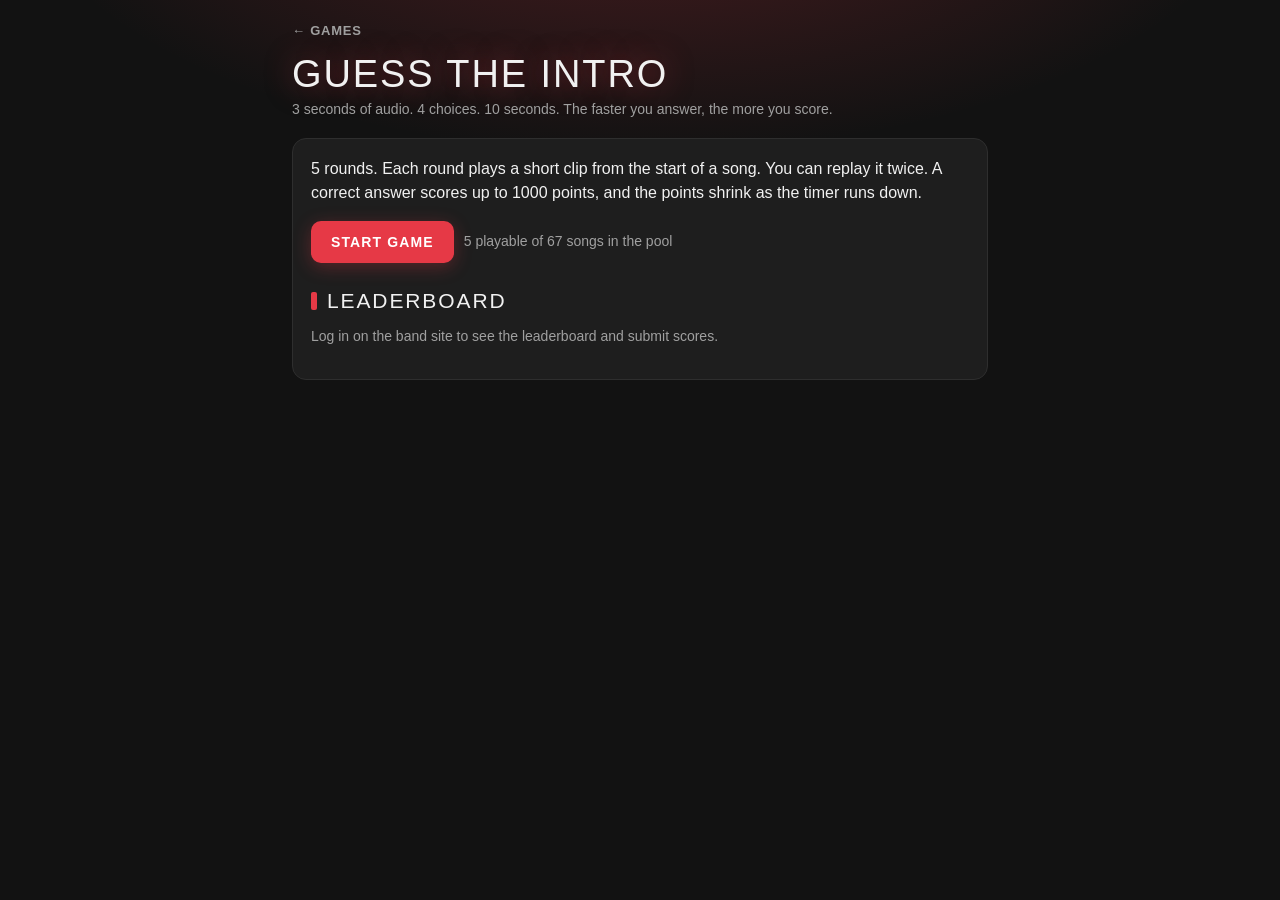
<file: intro.html>
<!DOCTYPE html>
<html lang="en"><head><meta charset="utf-8">
<meta name="viewport" content="width=device-width, initial-scale=1, viewport-fit=cover">
<meta name="theme-color" content="#121212">
<title>Guess the Intro</title>
<link rel="stylesheet" href="common.css">
<style>
.hud{display:flex;justify-content:space-between;align-items:baseline;gap:10px;margin-bottom:10px;font-weight:700;letter-spacing:.06em;text-transform:uppercase;font-size:13px;color:var(--mute)}
.hud b{color:var(--ink);font:400 26px var(--hd);letter-spacing:.04em}
.timer{height:10px;border-radius:99px;background:var(--line);overflow:hidden;margin:6px 0 16px}
.timer i{display:block;height:100%;width:100%;background:var(--acc);transform-origin:left;transition:background .2s}
.timer.low i{background:#ffb020}
.player{display:flex;align-items:center;gap:14px;margin-bottom:16px}
.eq{display:inline-flex;gap:4px;align-items:flex-end;height:34px}
.eq i{width:6px;background:var(--acc);border-radius:2px;height:8px}
.eq.on i{animation:eq 1s ease-in-out infinite}
.eq.on i:nth-child(2){animation-delay:.2s}.eq.on i:nth-child(3){animation-delay:.4s}.eq.on i:nth-child(4){animation-delay:.1s}.eq.on i:nth-child(5){animation-delay:.3s}
@keyframes eq{0%,100%{height:6px}50%{height:32px}}
.opts{display:grid;grid-template-columns:1fr;gap:10px}
@media (min-width:560px){.opts{grid-template-columns:1fr 1fr}}
.opt{font:600 16px -apple-system,BlinkMacSystemFont,"Segoe UI",Roboto,Arial,sans-serif;font-family:inherit;text-align:left;background:var(--bg);color:var(--ink);border:1.5px solid var(--line);border-radius:12px;padding:14px 16px;cursor:pointer;min-height:56px;touch-action:manipulation}
.opt small{display:block;color:var(--mute);font-weight:400;font-size:12px;margin-top:2px}
.opt:hover:not(:disabled){border-color:var(--acc)}
.opt:disabled{cursor:default}
.opt.right{border-color:var(--ok);background:rgba(61,190,122,.14)}
.opt.wrong{border-color:var(--bad);background:rgba(255,107,119,.12)}
.big{font:400 64px/1 var(--hd);letter-spacing:.03em;color:var(--acct);text-shadow:var(--glow)}
.rl{list-style:none;margin:10px 0 0;padding:0}
.rl li{display:flex;justify-content:space-between;gap:10px;padding:8px 0;border-bottom:1px dashed var(--line);font-size:15px}
.rl .y{color:var(--ok);font-weight:700}.rl .n{color:var(--bad);font-weight:700}
[hidden]{display:none!important}
</style></head><body><div class="wrap">
<a class="back" href="./">← Games</a>
<h1>Guess the Intro</h1>
<p class="sub">3 seconds of audio. 4 choices. 10 seconds. The faster you answer, the more you score.</p>

<div id="start" class="card">
  <p style="margin-top:0">5 rounds. Each round plays a short clip from the start of a song. You can replay it twice. A correct answer scores up to 1000 points, and the points shrink as the timer runs down.</p>
  <div class="row"><button class="btn" id="go" type="button">Start game</button><span class="mute" id="poolinfo"></span></div>
  <p class="msg bad" id="startErr" hidden></p>
  <p class="mute" id="bestline"></p>
  <h2>Leaderboard</h2><div id="board0"></div>
</div>

<div id="play" class="card" hidden>
  <div class="hud"><span>Round <b id="rn">1</b> / <b id="rt">5</b></span><span>Score <b id="sc">0</b></span></div>
  <div class="timer" id="tbar"><i id="tfill"></i></div>
  <div class="player">
    <button class="btn alt" id="replay" type="button">Replay (2 left)</button>
    <span class="eq" id="eq"><i></i><i></i><i></i><i></i><i></i></span>
    <span class="mute" id="tleft">10.0s</span>
  </div>
  <div class="opts" id="opts"></div>
  <p class="msg" id="fb" aria-live="polite"></p>
  <button class="btn" id="next" type="button" hidden>Next round</button>
</div>

<div id="end" class="card" hidden>
  <div class="mute" style="text-transform:uppercase;letter-spacing:.1em;font-weight:700">Final score</div>
  <div class="big" id="final">0</div>
  <p class="mute" id="summary"></p>
  <ul class="rl" id="rlist"></ul>
  <div class="row" style="margin-top:16px"><button class="btn" id="again" type="button">Play again</button><button class="btn alt" id="submit" type="button">Submit to leaderboard</button></div>
  <p class="msg" id="submsg" aria-live="polite"></p>
  <h2>Leaderboard</h2><div id="board1"></div>
</div>
</div>
<script src="common.js"></script>
<script src="songs.js"></script>
<script>
(function(){
var ROUNDS=5,CLIP=3,LIMIT=10,MAXREPLAY=2,GAME='intro';
var POOL=(window.SONG_POOL||[]).filter(function(s){return s&&s.title});
var $=function(id){return document.getElementById(id)};
function shuffle(a){a=a.slice();for(var i=a.length-1;i>0;i--){var j=Math.floor(Math.random()*(i+1)),t=a[i];a[i]=a[j];a[j]=t}return a}
function key(s){return (s.title+'|'+(s.artist||'')).toLowerCase()}
function playable(){return POOL.filter(function(s){return s.src})}
var rounds=[],ri=0,score=0,locked=false,replays=0,tStart=0,raf=0,au=null,stopT=0,results=[],submitted=false;

function info(){var p=playable().length,total=POOL.length;$('poolinfo').textContent=p+' playable of '+total+' songs in the pool';$('bestline').textContent=G.best(GAME)?'Your best on this device: '+G.best(GAME).toLocaleString():''}
info();G.board($('board0'),GAME);

/* Pick 5 random playable songs; each gets 3 random wrong titles from the whole pool. */
function buildRounds(){
  var picks=shuffle(playable()).slice(0,ROUNDS);
  return picks.map(function(song){
    var seen={};seen[song.title.toLowerCase()]=1;var wrong=[];
    shuffle(POOL).forEach(function(s){var k=s.title.toLowerCase();if(wrong.length<3&&!seen[k]){seen[k]=1;wrong.push(s)}});
    return {song:song,options:shuffle([song].concat(wrong))};
  });
}

function newAudio(song){var a=new Audio();a.preload='auto';a.src=song.src;return a}
function stopAudio(){clearTimeout(stopT);if(au){try{au.pause()}catch(e){}}$('eq').classList.remove('on')}
function playClip(){
  var r=rounds[ri];if(!r)return Promise.resolve();stopAudio();
  au=r.audio||(r.audio=newAudio(r.song));var start=r.song.start||0;
  try{au.currentTime=start}catch(e){}
  var done=function(){stopAudio()};
  $('eq').classList.add('on');
  var pr=au.play();
  stopT=setTimeout(done,CLIP*1000+120);
  return pr&&pr.then?pr.catch(function(){stopAudio();$('fb').textContent='Tap Replay to hear the clip.';$('fb').className='msg'}):Promise.resolve();
}

function startGame(){
  $('startErr').hidden=true;var p=playable();
  if(p.length<1){$('startErr').textContent='No playable songs yet. Add audio clips to games/audio/intro/ and list them in games/songs.js.';$('startErr').hidden=false;return}
  if(POOL.length<4){$('startErr').textContent='The pool needs at least 4 songs for the answer buttons.';$('startErr').hidden=false;return}
  rounds=buildRounds();rounds.forEach(function(r){r.audio=newAudio(r.song)});ri=0;score=0;results=[];submitted=false;
  $('start').hidden=true;$('end').hidden=true;$('play').hidden=false;$('rt').textContent=rounds.length;$('sc').textContent='0';
  startRound();
}
function startRound(){
  var r=rounds[ri];locked=false;replays=0;$('rn').textContent=ri+1;$('fb').textContent='';$('fb').className='msg';$('next').hidden=true;
  $('replay').disabled=false;$('replay').textContent='Replay ('+MAXREPLAY+' left)';
  var box=$('opts');box.innerHTML='';
  r.options.forEach(function(o,i){var b=document.createElement('button');b.type='button';b.className='opt';b.innerHTML='<span></span><small></small>';b.firstChild.textContent=o.title;b.lastChild.textContent=o.artist||'';b.addEventListener('click',function(){answer(i)});box.appendChild(b)});
  tStart=performance.now();tick();playClip();
}
function remaining(){return Math.max(0,LIMIT-(performance.now()-tStart)/1000)}
function tick(){
  cancelAnimationFrame(raf);
  (function loop(){var rem=remaining();$('tfill').style.transform='scaleX('+(rem/LIMIT)+')';$('tbar').classList.toggle('low',rem<=3);$('tleft').textContent=rem.toFixed(1)+'s';
    if(rem<=0&&!locked){answer(-1);return}if(!locked)raf=requestAnimationFrame(loop)})();
}
function answer(i){
  if(locked)return;locked=true;cancelAnimationFrame(raf);stopAudio();
  var r=rounds[ri],rem=remaining(),ok=i>=0&&key(r.options[i])===key(r.song),pts=ok?100+Math.round(900*rem/LIMIT):0;
  score+=pts;$('sc').textContent=score.toLocaleString();
  [].forEach.call($('opts').children,function(b,k){b.disabled=true;if(key(r.options[k])===key(r.song))b.classList.add('right');else if(k===i)b.classList.add('wrong')});
  $('fb').className='msg '+(ok?'ok':'bad');
  $('fb').textContent=ok?'Correct! +'+pts:(i<0?'Time is up. It was "'+r.song.title+'".':'Not quite. It was "'+r.song.title+'".');
  $('replay').disabled=true;results.push({title:r.song.title,ok:ok,pts:pts});
  $('next').hidden=false;$('next').textContent=ri+1>=rounds.length?'See results':'Next round';$('next').focus();
}
$('replay').addEventListener('click',function(){if(locked||replays>=MAXREPLAY)return;replays++;var left=MAXREPLAY-replays;$('replay').textContent='Replay ('+left+' left)';if(left<=0)$('replay').disabled=true;playClip()});
$('next').addEventListener('click',function(){ri++;if(ri>=rounds.length)finish();else startRound()});
function finish(){
  stopAudio();$('play').hidden=true;$('end').hidden=false;$('final').textContent=score.toLocaleString();
  var good=results.filter(function(x){return x.ok}).length;$('summary').textContent=good+' of '+results.length+' correct';
  $('rlist').innerHTML=results.map(function(x){return '<li><span>'+G.esc(x.title)+'</span><span class="'+(x.ok?'y':'n')+'">'+(x.ok?'+'+x.pts:'0')+'</span></li>'}).join('');
  G.saveBest(GAME,score);$('submsg').textContent='';$('submsg').className='msg';
  var b=$('submit');b.disabled=false;b.textContent='Submit to leaderboard';
  if(!G.loggedIn()){$('submsg').textContent='Log in on the band site to submit your score.';b.disabled=true}
  G.board($('board1'),GAME);info();
}
$('submit').addEventListener('click',function(){
  if(submitted)return;var b=this;b.disabled=true;
  G.submit(GAME,score,{correct:results.filter(function(x){return x.ok}).length}).then(function(){submitted=true;$('submsg').className='msg ok';$('submsg').textContent='Score submitted.';G.board($('board1'),GAME)}).catch(function(e){b.disabled=false;$('submsg').className='msg bad';$('submsg').textContent=e.message})
});
$('go').addEventListener('click',startGame);$('again').addEventListener('click',startGame);
})();
</script></body></html>
</file>
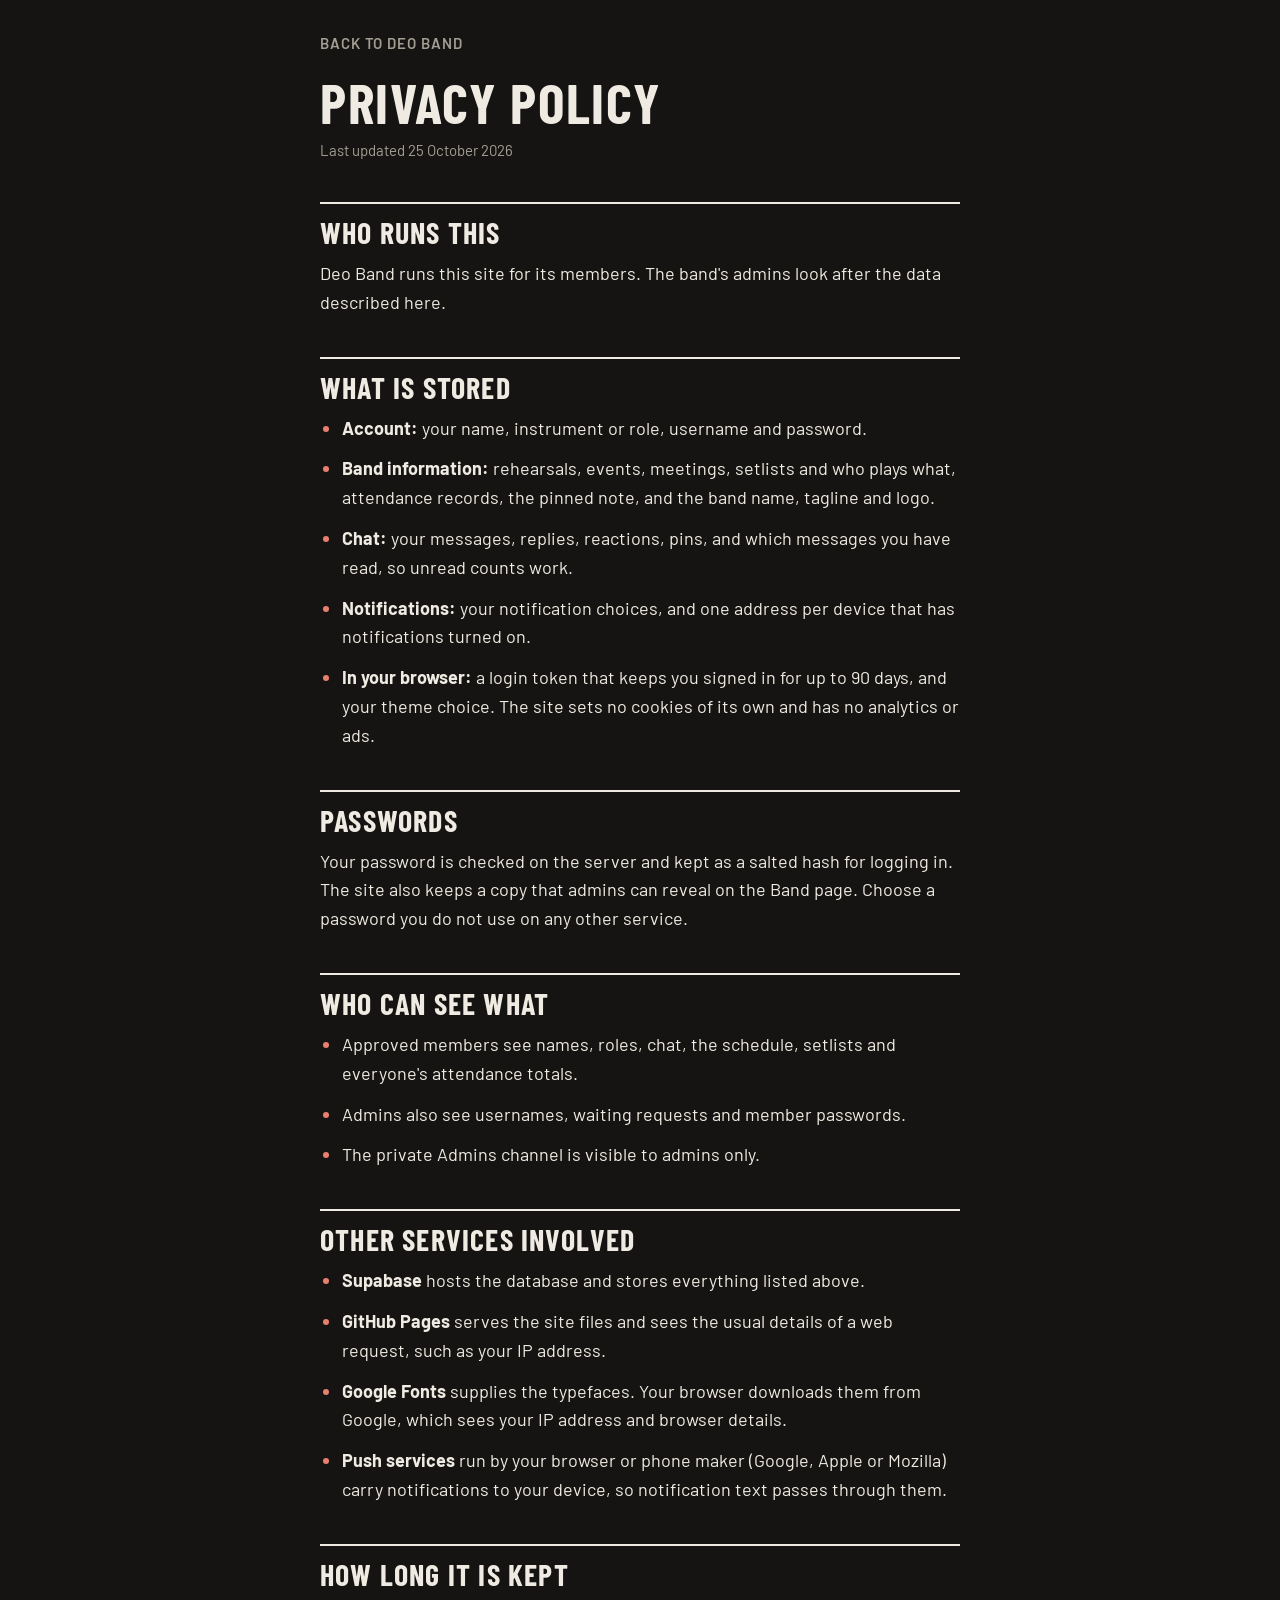
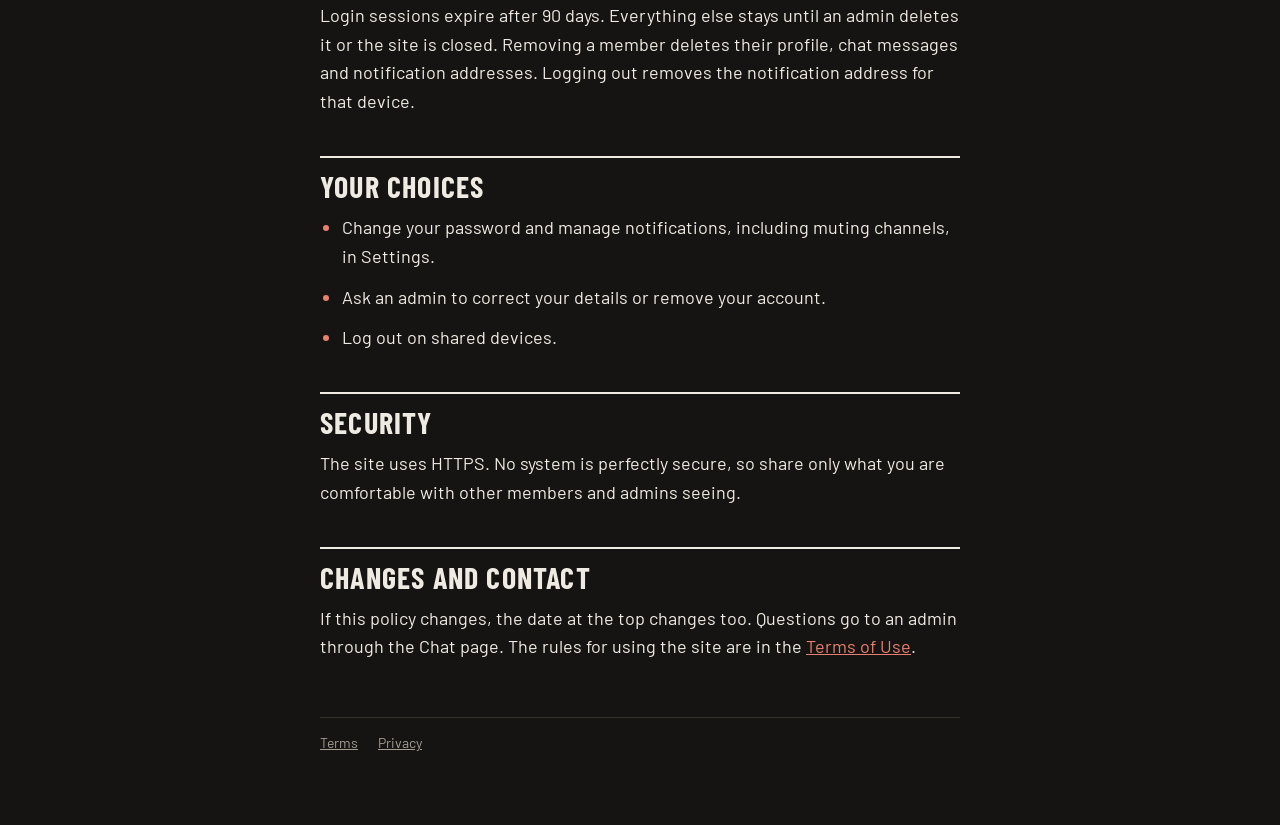
<file: privacy.html>
<!DOCTYPE html>
<html lang="en"><head><meta charset="utf-8">
<meta name="viewport" content="width=device-width, initial-scale=1, viewport-fit=cover">
<meta name="theme-color" content="#151412">
<title>Privacy Policy | Deo Band</title>
<script>(function(){var t='dark';try{t=localStorage.getItem('bandTheme')||'dark'}catch(e){}document.documentElement.setAttribute('data-theme',t)})()</script>
<link rel="preconnect" href="https://fonts.googleapis.com"><link rel="preconnect" href="https://fonts.gstatic.com" crossorigin>
<link rel="stylesheet" href="https://fonts.googleapis.com/css2?family=Barlow+Condensed:wght@600;700&family=Barlow:wght@400;500;600;700&display=swap">
<style>
:root{color-scheme:dark;--bg:#151412;--card:#1D1B18;--line:#34312B;--ink:#EFEBE2;--mute:#A39E92;--acc:#D2402F;--acct:#E8806F;--link:#E8806F;--hd:'Barlow Condensed','Arial Narrow','Helvetica Neue',Arial,sans-serif;--bd:'Barlow','Helvetica Neue',Arial,sans-serif;padding-top:env(safe-area-inset-top,0px);padding-bottom:env(safe-area-inset-bottom,0px)}
:root[data-theme="light"]{color-scheme:light;--bg:#E9E4D8;--card:#F3EFE5;--line:#CBC4B3;--ink:#1B1915;--mute:#625D52;--acc:#B3321F;--acct:#B3321F;--link:#9C2B1A}
@media (prefers-color-scheme:light){:root[data-theme="auto"]{color-scheme:light;--bg:#E9E4D8;--card:#F3EFE5;--line:#CBC4B3;--ink:#1B1915;--mute:#625D52;--acc:#B3321F;--acct:#B3321F;--link:#9C2B1A}}
*{box-sizing:border-box;border-radius:0}
html{background:var(--bg)}
body{margin:0;background:var(--bg);color:var(--ink);font:17px/1.6 var(--bd)}
main{max-width:720px;margin:0 auto;padding:28px clamp(16px,4vw,40px) 70px}
a{color:var(--link)}a:focus-visible{outline:2px solid var(--acc);outline-offset:2px}
.back{display:inline-block;font:600 15px var(--bd);letter-spacing:.06em;text-transform:uppercase;text-decoration:none;color:var(--mute);margin-bottom:22px}
.back:hover{color:var(--ink)}
h1{font:700 46px/1 var(--hd);text-transform:uppercase;letter-spacing:.03em;margin:0 0 8px}
h2{font:700 26px/1.1 var(--hd);text-transform:uppercase;letter-spacing:.04em;margin:40px 0 10px;padding-top:12px;border-top:2px solid var(--ink)}
p,li{margin:0 0 12px}ul{padding-left:22px;margin:0 0 12px}li::marker{color:var(--acct)}
.mute{color:var(--mute);font-size:15px}
.foot{margin-top:56px;padding-top:14px;border-top:1px solid var(--line);display:flex;gap:20px;font-size:14px}
.foot a{color:var(--mute)}.foot a:hover{color:var(--ink)}
@media (min-width:760px){body{font-size:18px}h1{font-size:56px}h2{font-size:30px}}
</style></head><body><main>
<a class="back" href="index.html">Back to Deo Band</a>
<h1>Privacy Policy</h1>
<p class="mute">Last updated 25 October 2026</p>

<h2>Who runs this</h2>
<p>Deo Band runs this site for its members. The band's admins look after the data described here.</p>

<h2>What is stored</h2>
<ul>
<li><b>Account:</b> your name, instrument or role, username and password.</li>
<li><b>Band information:</b> rehearsals, events, meetings, setlists and who plays what, attendance records, the pinned note, and the band name, tagline and logo.</li>
<li><b>Chat:</b> your messages, replies, reactions, pins, and which messages you have read, so unread counts work.</li>
<li><b>Notifications:</b> your notification choices, and one address per device that has notifications turned on.</li>
<li><b>In your browser:</b> a login token that keeps you signed in for up to 90 days, and your theme choice. The site sets no cookies of its own and has no analytics or ads.</li>
</ul>

<h2>Passwords</h2>
<p>Your password is checked on the server and kept as a salted hash for logging in. The site also keeps a copy that admins can reveal on the Band page. Choose a password you do not use on any other service.</p>

<h2>Who can see what</h2>
<ul>
<li>Approved members see names, roles, chat, the schedule, setlists and everyone's attendance totals.</li>
<li>Admins also see usernames, waiting requests and member passwords.</li>
<li>The private Admins channel is visible to admins only.</li>
</ul>

<h2>Other services involved</h2>
<ul>
<li><b>Supabase</b> hosts the database and stores everything listed above.</li>
<li><b>GitHub Pages</b> serves the site files and sees the usual details of a web request, such as your IP address.</li>
<li><b>Google Fonts</b> supplies the typefaces. Your browser downloads them from Google, which sees your IP address and browser details.</li>
<li><b>Push services</b> run by your browser or phone maker (Google, Apple or Mozilla) carry notifications to your device, so notification text passes through them.</li>
</ul>

<h2>How long it is kept</h2>
<p>Login sessions expire after 90 days. Everything else stays until an admin deletes it or the site is closed. Removing a member deletes their profile, chat messages and notification addresses. Logging out removes the notification address for that device.</p>

<h2>Your choices</h2>
<ul>
<li>Change your password and manage notifications, including muting channels, in Settings.</li>
<li>Ask an admin to correct your details or remove your account.</li>
<li>Log out on shared devices.</li>
</ul>

<h2>Security</h2>
<p>The site uses HTTPS. No system is perfectly secure, so share only what you are comfortable with other members and admins seeing.</p>

<h2>Changes and contact</h2>
<p>If this policy changes, the date at the top changes too. Questions go to an admin through the Chat page. The rules for using the site are in the <a href="terms.html">Terms of Use</a>.</p>

<footer class="foot"><a href="terms.html">Terms</a><a href="privacy.html">Privacy</a></footer>
</main></body></html>
</file>
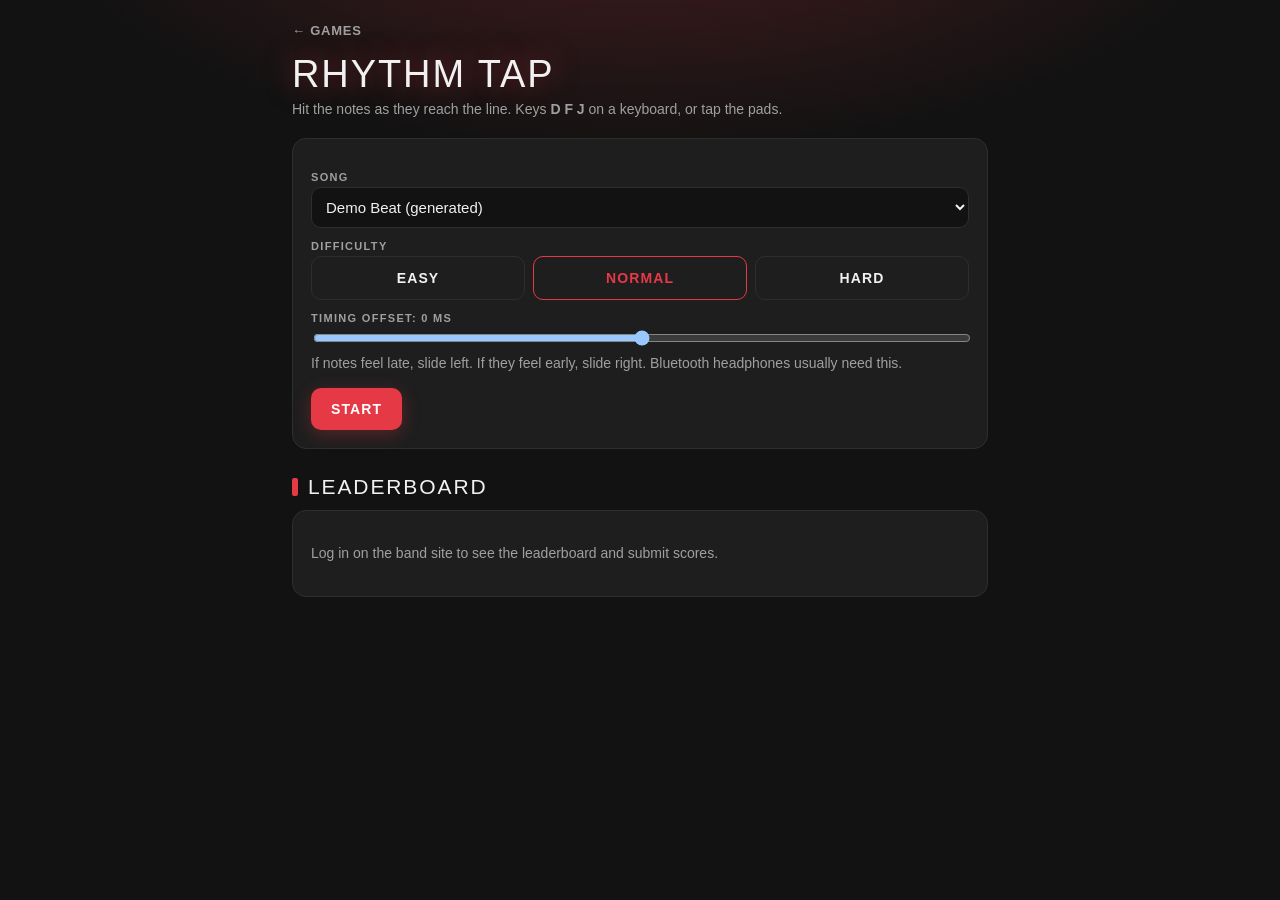
<file: rhythm.html>
<!doctype html>
<html lang="en" data-theme="dark">
<head>
<meta charset="utf-8">
<meta name="viewport" content="width=device-width,initial-scale=1,viewport-fit=cover,user-scalable=no">
<title>Rhythm Tap · Deo Band</title>
<link rel="stylesheet" href="common.css">
<style>
#play{max-width:460px;margin:0 auto;user-select:none;-webkit-user-select:none;-webkit-touch-callout:none}
.hud{display:flex;justify-content:space-between;align-items:flex-end;margin-bottom:8px}
.hud .sc{font:400 34px/1 var(--hd);letter-spacing:.04em;font-variant-numeric:tabular-nums}
.hud .mu{font:400 22px/1 var(--hd);color:var(--acct);letter-spacing:.06em;text-align:right}
.hud small{display:block;font:700 10px/1.2 -apple-system,BlinkMacSystemFont,"Segoe UI",Roboto,Arial,sans-serif;letter-spacing:.14em;color:var(--mute);text-transform:uppercase}
.stage{position:relative;border:1px solid var(--line);border-radius:14px;overflow:hidden;background:#0c0c0e;touch-action:none}
canvas{display:block;width:100%;touch-action:none}
.pads{display:grid;grid-template-columns:repeat(3,1fr);gap:8px;margin-top:10px}
.pad{height:88px;border-radius:14px;border:2px solid;font:400 28px var(--hd);color:#fff;touch-action:none;cursor:pointer;opacity:.9;user-select:none;-webkit-user-select:none}
.pad.on{opacity:1;transform:scale(.96);filter:brightness(1.35)}
.pad small{display:block;font:700 10px -apple-system,BlinkMacSystemFont,"Segoe UI",Roboto,Arial,sans-serif;letter-spacing:.12em;opacity:.8}
.pausebtn{position:absolute;top:8px;right:8px;z-index:3;background:rgba(0,0,0,.5);color:#fff;border:1px solid rgba(255,255,255,.25);border-radius:8px;padding:6px 10px;font:700 11px -apple-system,BlinkMacSystemFont,"Segoe UI",Roboto,Arial,sans-serif;letter-spacing:.1em;text-transform:uppercase;cursor:pointer}
.ov{position:absolute;inset:0;background:rgba(0,0,0,.78);display:none;flex-direction:column;gap:12px;align-items:center;justify-content:center;z-index:4;color:#fff;text-align:center;padding:20px}
.ov.on{display:flex}
.opts{display:grid;gap:12px;margin:14px 0}
.opts label{display:block;font:700 11px -apple-system,BlinkMacSystemFont,"Segoe UI",Roboto,Arial,sans-serif;letter-spacing:.12em;text-transform:uppercase;color:var(--mute);margin-bottom:4px}
.seg{display:flex;gap:8px}.seg button{flex:1}
.seg .btn.alt.sel{border-color:var(--acc);color:var(--acct)}
.stats{display:grid;grid-template-columns:repeat(2,1fr);gap:10px;margin:14px 0}
.stats div{background:var(--bg);border:1px solid var(--line);border-radius:10px;padding:10px}
.stats b{display:block;font:400 28px/1 var(--hd);font-variant-numeric:tabular-nums}
.stats small{font:700 10px -apple-system,BlinkMacSystemFont,"Segoe UI",Roboto,Arial,sans-serif;letter-spacing:.12em;text-transform:uppercase;color:var(--mute)}
.bar{height:8px;background:var(--line);border-radius:99px;overflow:hidden}.bar i{display:block;height:100%;background:var(--acc);width:0}
[hidden]{display:none!important}
</style>
</head>
<body>
<div class="wrap">
<div id="head"><a class="back" href="./">← Games</a>
<h1>Rhythm Tap</h1>
<p class="sub">Hit the notes as they reach the line. Keys <b>D F J</b> on a keyboard, or tap the pads.</p></div>

<section id="start">
  <div class="card">
    <div class="opts">
      <div><label for="track">Song</label>
        <select id="track" style="width:100%"></select></div>
      <div id="fileRow" hidden><label for="file">Your audio file</label><input type="file" id="file" accept="audio/*"><div class="mute" style="margin-top:4px">Scores from your own files stay on this device (no leaderboard).</div></div>
      <div><label>Difficulty</label>
        <div class="seg" id="diff"><button class="btn alt" data-d="easy">Easy</button><button class="btn alt sel" data-d="normal">Normal</button><button class="btn alt" data-d="hard">Hard</button></div></div>
      <div><label for="off">Timing offset: <span id="offv">0</span> ms</label>
        <input type="range" id="off" min="-200" max="200" step="5" value="0" style="width:100%">
        <div class="mute">If notes feel late, slide left. If they feel early, slide right. Bluetooth headphones usually need this.</div></div>
    </div>
    <div class="row"><button class="btn" id="go">Start</button><span class="mute" id="best"></span></div>
    <p class="msg bad" id="err" hidden></p>
  </div>
  <h2>Leaderboard</h2>
  <div class="card" id="lb"></div>
</section>

<section id="loading" class="card" hidden>
  <p style="margin:0 0 10px"><b id="ltxt">Loading…</b></p>
  <div class="bar"><i id="lbar"></i></div>
</section>

<section id="play" hidden>
  <div class="hud">
    <div><small>Score</small><div class="sc" id="score">0</div></div>
    <div><small>Combo</small><div class="mu" id="combo">0</div></div>
    <div><small>Multiplier</small><div class="mu" id="mult">1x</div></div>
  </div>
  <div class="stage" id="stage">
    <button class="pausebtn" id="pause">Pause</button>
    <canvas id="cv"></canvas>
    <div class="ov" id="pov"><div style="font:400 34px var(--hd);letter-spacing:.06em">PAUSED</div>
      <button class="btn" id="resume">Resume</button><button class="btn alt" id="quit" style="color:#fff">Quit</button></div>
  </div>
  <div class="pads" id="pads"></div>
</section>

<section id="end" hidden>
  <div class="card">
    <span class="tag" id="etag"></span>
    <h2 style="margin-top:14px">Final score</h2>
    <div style="font:400 56px/1 var(--hd);color:var(--acct)" id="fscore">0</div>
    <div class="stats" id="fstats"></div>
    <p class="msg" id="emsg"></p>
    <div class="row"><button class="btn" id="again">Play again</button><button class="btn alt" id="submit">Submit to leaderboard</button><a class="btn alt" href="./" style="text-decoration:none">All games</a></div>
  </div>
  <h2>Leaderboard</h2>
  <div class="card" id="lb2"></div>
</section>
</div>

<script src="songs.js"></script>
<script src="common.js"></script>
<script>
(function(){
var $=function(i){return document.getElementById(i)};
var KEYS=['d','f','j'],COL=['#E63946','#F4C430','#3AA0FF'],NAMES=['D','F','J'];
var DIFF={easy:{gap:.5,sens:.55,travel:1.9},normal:{gap:.3,sens:.35,travel:1.55},hard:{gap:.2,sens:.18,travel:1.25}};
var PERFECT_W=.07,GREAT_W=.15,PTS={perfect:300,great:100};
var diff='normal',tracks=window.RHYTHM_TRACKS||[],customBuf=null,customName='',ctx=null;
var S=null; // running game state

/* ---------- setup UI ---------- */
var sel=$('track');
tracks.forEach(function(t,i){var o=document.createElement('option');o.value=i;o.textContent=t.title;sel.appendChild(o)});
var oc=document.createElement('option');oc.value='custom';oc.textContent='Your own audio file…';sel.appendChild(oc);
function show(id){$('head').hidden=(id==='play');['start','loading','play','end'].forEach(function(s){$(s).hidden=s!==id});window.scrollTo(0,0)}
function isCustom(){return sel.value==='custom'}
function gameKey(){var t=tracks[+sel.value];return t?'rhythm:'+t.id+':'+diff:null}
function refresh(){
  $('fileRow').hidden=!isCustom();
  var k=gameKey();
  $('best').textContent=k&&G.best(k)?'Your best here: '+G.best(k).toLocaleString():'';
  if(k)G.board($('lb'),k);else $('lb').innerHTML='<p class="mute">No leaderboard for your own files.</p>';
}
sel.onchange=refresh;
$('diff').onclick=function(e){var d=e.target.dataset&&e.target.dataset.d;if(!d)return;diff=d;[].forEach.call($('diff').children,function(b){b.classList.toggle('sel',b.dataset.d===d)});refresh()};
var off=0;try{off=+localStorage.getItem('rhythmOffset')||0}catch(e){}
$('off').value=off;$('offv').textContent=off;
$('off').oninput=function(){off=+this.value;$('offv').textContent=off;try{localStorage.setItem('rhythmOffset',off)}catch(e){}};
$('file').onchange=function(){customBuf=this.files[0]||null;customName=customBuf?customBuf.name:''};
refresh();

/* ---------- analysis: spectral-flux onset detection -> chart ---------- */
function fft(re,im){var n=re.length,i,j=0,k,m;
  for(i=0;i<n-1;i++){if(i<j){var t=re[i];re[i]=re[j];re[j]=t;t=im[i];im[i]=im[j];im[j]=t}k=n>>1;while(k<=j){j-=k;k>>=1}j+=k}
  for(var len=2;len<=n;len<<=1){var ang=-2*Math.PI/len,wr=Math.cos(ang),wi=Math.sin(ang),h=len>>1;
    for(i=0;i<n;i+=len){var cr=1,ci=0;for(k=0;k<h;k++){var a=i+k,b=a+h,tr=re[b]*cr-im[b]*ci,ti=re[b]*ci+im[b]*cr;re[b]=re[a]-tr;im[b]=im[a]-ti;re[a]+=tr;im[a]+=ti;var nr=cr*wr-ci*wi;ci=cr*wi+ci*wr;cr=nr}}}
}
function analyze(buf,dname,progress){
  return new Promise(function(resolve){
    var N=1024,HOP=512,sr=buf.sampleRate,ch=buf.numberOfChannels,len=buf.length,mono=new Float32Array(len),c,i;
    for(c=0;c<ch;c++){var d=buf.getChannelData(c);for(i=0;i<len;i++)mono[i]+=d[i]/ch}
    var frames=Math.max(0,Math.floor((len-N)/HOP)),win=new Float32Array(N);
    for(i=0;i<N;i++)win[i]=.5-.5*Math.cos(2*Math.PI*i/(N-1));
    var bin=function(f){return Math.round(f*N/sr)},b1=Math.max(1,bin(250)),b2=bin(2500),b3=Math.min(N/2,bin(9000));
    var flux=new Float32Array(frames),bl=new Float32Array(frames),bm=new Float32Array(frames),bh=new Float32Array(frames);
    var prev=new Float32Array(N/2),re=new Float32Array(N),im=new Float32Array(N),f=0,CH=400;
    function step(){
      var end=Math.min(frames,f+CH);
      for(;f<end;f++){
        var o=f*HOP;for(i=0;i<N;i++){re[i]=mono[o+i]*win[i];im[i]=0}
        fft(re,im);var l=0,m=0,h=0;
        for(i=1;i<b3;i++){var mag=Math.log1p(Math.sqrt(re[i]*re[i]+im[i]*im[i])),dd=mag-prev[i];prev[i]=mag;if(dd>0){if(i<b1)l+=dd;else if(i<b2)m+=dd;else h+=dd}}
        bl[f]=l;bm[f]=m;bh[f]=h;flux[f]=l+m+h;
      }
      progress(f/Math.max(1,frames));
      if(f<frames)setTimeout(step,0);else done();
    }
    function done(){
      var P=DIFF[dname],pre=new Float64Array(frames+1),w=Math.round(.5*sr/HOP);
      for(i=0;i<frames;i++)pre[i+1]=pre[i]+flux[i];
      var avg=function(a){var s=0;for(var k=0;k<a.length;k++)s+=a[k];return s/Math.max(1,a.length)+1e-6},ml=avg(bl),mm=avg(bm),mh=avg(bh);
      var notes=[],last=-9,hist=[];
      for(i=2;i<frames-2;i++){
        var lo=Math.max(0,i-w),hi=Math.min(frames,i+w),mean=(pre[hi]-pre[lo])/(hi-lo),thr=mean*(1+P.sens*3)+.05;
        var v=flux[i];if(v<thr||v<flux[i-1]||v<flux[i-2]||v<flux[i+1]||v<flux[i+2])continue;
        var t=(i*HOP+N/2)/sr;if(t<1.2||t-last<P.gap)continue;
        var sc=[bl[i]/ml,bm[i]/mm,bh[i]/mh],order=[0,1,2].sort(function(a,b){return sc[b]-sc[a]}),lane=order[0];
        if(hist.length>=2&&hist[hist.length-1]===lane&&hist[hist.length-2]===lane)lane=order[1];
        hist.push(lane);last=t;notes.push({t:t,lane:lane,hit:false,res:null});
      }
      resolve({notes:notes,duration:len/sr});
    }
    step();
  });
}

/* ---------- audio loading ---------- */
async function loadBuffer(){
  var ab;
  if(isCustom()){if(!customBuf)throw new Error('Choose an audio file first.');ab=await customBuf.arrayBuffer()}
  else{var r=await fetch(tracks[+sel.value].src);if(!r.ok)throw new Error('Could not load the song file.');ab=await r.arrayBuffer()}
  return await new Promise(function(res,rej){ctx.decodeAudioData(ab,res,function(){rej(new Error('That audio could not be decoded.'))})});
}

/* ---------- game ---------- */
var cv=$('cv'),g=cv.getContext('2d'),W=0,H=0,DPR=1;
function size(){
  var w=Math.min($('play').clientWidth||420,460);DPR=Math.min(window.devicePixelRatio||1,2);
  H=Math.round(Math.max(300,Math.min(window.innerHeight-215,560)));W=w;
  cv.width=W*DPR;cv.height=H*DPR;cv.style.height=H+'px';g.setTransform(DPR,0,0,DPR,0,0);
}
window.addEventListener('resize',function(){if(S)size()});
var pads=$('pads');
NAMES.forEach(function(n,i){var b=document.createElement('button');b.className='pad';b.style.borderColor=COL[i];b.style.background=COL[i]+'55';b.innerHTML=n+'<small>TAP</small>';
  b.addEventListener('pointerdown',function(e){e.preventDefault();press(i)});
  b.addEventListener('pointerup',function(){release(i)});b.addEventListener('pointercancel',function(){release(i)});b.addEventListener('pointerleave',function(){release(i)});
  b.addEventListener('contextmenu',function(e){e.preventDefault()});
  pads.appendChild(b)});
cv.addEventListener('pointerdown',function(e){e.preventDefault();var r=cv.getBoundingClientRect();press(Math.max(0,Math.min(2,Math.floor((e.clientX-r.left)/r.width*3))))});
cv.addEventListener('pointerup',function(){});

function songTime(){return ctx.currentTime-(ctx.outputLatency||ctx.baseLatency||0)-S.t0-off/1000}
function mult(c){return c>=20?4:c>=10?2:1}
function judge(n,res){
  n.hit=true;n.res=res;
  if(res==='miss'){S.combo=0;S.miss++}
  else{S.combo++;S.maxCombo=Math.max(S.maxCombo,S.combo);S.score+=PTS[res]*mult(S.combo);S[res]++}
  S.flash=[res,performance.now(),n.lane];
  $('score').textContent=S.score.toLocaleString();$('combo').textContent=S.combo;$('mult').textContent=mult(S.combo)+'x';
}
function press(l){
  if(!S||S.paused||S.over)return;
  S.down[l]=true;S.lit[l]=performance.now();pads.children[l].classList.add('on');
  var st=songTime(),best=null,bd=9;
  for(var i=0;i<S.notes.length;i++){var n=S.notes[i];if(n.hit||n.lane!==l)continue;var d=Math.abs(n.t-st);if(n.t-st>GREAT_W)break;if(d<bd){bd=d;best=n}}
  if(best&&bd<=GREAT_W)judge(best,bd<=PERFECT_W?'perfect':'great');
}
function release(l){if(S)S.down[l]=false;pads.children[l].classList.remove('on')}
window.addEventListener('keydown',function(e){
  if(!S)return;if(e.key==='Escape'){e.preventDefault();S.paused?resume():pause();return}
  if(e.repeat)return;var l=KEYS.indexOf(e.key.toLowerCase());if(l>=0){e.preventDefault();press(l)}
});
window.addEventListener('keyup',function(e){var l=KEYS.indexOf(e.key.toLowerCase());if(l>=0)release(l)});
document.addEventListener('visibilitychange',function(){if(document.hidden&&S&&!S.over&&!S.paused)pause()});

function pause(){if(!S||S.paused||S.over)return;S.paused=true;ctx.suspend();$('pov').classList.add('on')}
function resume(){if(!S||!S.paused)return;S.paused=false;$('pov').classList.remove('on');ctx.resume()}
$('pause').onclick=function(e){e.stopPropagation();pause()};
$('pause').addEventListener('pointerdown',function(e){e.stopPropagation()});
$('resume').onclick=resume;
$('quit').onclick=function(){stopGame();show('start');refresh()};

function stopGame(){if(!S)return;S.over=true;cancelAnimationFrame(S.raf);try{S.src.onended=null;S.src.stop()}catch(e){}if(ctx&&ctx.state==='suspended')ctx.resume();S=null;pads.querySelectorAll('.on').forEach(function(b){b.classList.remove('on')})}

$('go').onclick=async function(){
  $('err').hidden=true;var k=gameKey();
  try{
    if(!ctx)ctx=new (window.AudioContext||window.webkitAudioContext)();
    await ctx.resume();show('loading');$('ltxt').textContent='Loading song…';$('lbar').style.width='0';
    var buf=await loadBuffer();
    $('ltxt').textContent='Building the note chart…';
    var chart=await analyze(buf,diff,function(p){$('lbar').style.width=Math.round(p*100)+'%'});
    if(chart.notes.length<8)throw new Error('Not enough beats found in that audio.');
    start(buf,chart,k);
  }catch(e){show('start');$('err').textContent=e.message;$('err').hidden=false}
};

function start(buf,chart,key){
  show('play');size();
  var src=ctx.createBufferSource();src.buffer=buf;src.connect(ctx.destination);
  S={buf:buf,notes:chart.notes,dur:chart.duration,key:key,score:0,combo:0,maxCombo:0,perfect:0,great:0,miss:0,down:[0,0,0],lit:[0,0,0],flash:null,paused:false,over:false,src:src,t0:ctx.currentTime+2.5,travel:DIFF[diff].travel,total:chart.notes.length};
  src.start(S.t0);
  $('score').textContent='0';$('combo').textContent='0';$('mult').textContent='1x';
  S.raf=requestAnimationFrame(frame);
}

function frame(){
  if(!S)return;S.raf=requestAnimationFrame(frame);
  if(S.paused||S.over){draw(S.over?S.dur:songTime());return}
  var st=songTime();
  for(var i=0;i<S.notes.length;i++){var n=S.notes[i];if(n.hit)continue;if(st-n.t>GREAT_W)judge(n,'miss');else if(n.t>st)break}
  draw(st);
  if(st>S.dur+.8)finish();
}

function rr(x,y,w,h,r){g.beginPath();g.moveTo(x+r,y);g.arcTo(x+w,y,x+w,y+h,r);g.arcTo(x+w,y+h,x,y+h,r);g.arcTo(x,y+h,x,y,r);g.arcTo(x,y,x+w,y,r);g.closePath()}
function draw(st){
  var lw=W/3,hy=H*.84,now=performance.now(),i,l;
  g.clearRect(0,0,W,H);
  var bg=g.createLinearGradient(0,0,0,H);bg.addColorStop(0,'#0c0c0e');bg.addColorStop(1,'#1a1114');g.fillStyle=bg;g.fillRect(0,0,W,H);
  for(l=0;l<3;l++){
    var lit=Math.max(0,1-(now-S.lit[l])/180);
    g.fillStyle=COL[l]+(S.down[l]?'30':'10');g.fillRect(l*lw,0,lw,H);
    if(lit>0){g.fillStyle=COL[l]+Math.round(lit*60).toString(16).padStart(2,'0');g.fillRect(l*lw,hy-120,lw,120)}
    if(l){g.strokeStyle='rgba(255,255,255,.1)';g.beginPath();g.moveTo(l*lw,0);g.lineTo(l*lw,H);g.stroke()}
  }
  // hit line
  g.strokeStyle='rgba(255,255,255,.75)';g.lineWidth=3;g.beginPath();g.moveTo(0,hy);g.lineTo(W,hy);g.stroke();g.lineWidth=1;
  for(l=0;l<3;l++){g.strokeStyle=COL[l];g.lineWidth=3;rr(l*lw+10,hy-17,lw-20,34,10);g.stroke();g.lineWidth=1;
    g.fillStyle='rgba(255,255,255,.5)';g.font='700 12px sans-serif';g.textAlign='center';g.fillText(NAMES[l],l*lw+lw/2,hy+36)}
  // notes
  for(i=0;i<S.notes.length;i++){
    var n=S.notes[i];if(n.hit&&n.res!=='miss')continue;
    var dt=n.t-st;if(dt>S.travel)break;
    var y=hy*(1-dt/S.travel);if(y>H+20)continue;
    g.globalAlpha=n.hit?Math.max(0,.45-(st-n.t)*.8):1;
    g.fillStyle=n.hit?'#555':COL[n.lane];rr(n.lane*lw+10,y-15,lw-20,30,9);g.fill();
    if(!n.hit){g.fillStyle='rgba(255,255,255,.35)';rr(n.lane*lw+16,y-11,lw-32,8,4);g.fill()}
    g.globalAlpha=1;
  }
  // judgement
  if(S.flash){var age=now-S.flash[1];if(age<500){var a=1-age/500,r=S.flash[0];g.globalAlpha=a;g.textAlign='center';g.font='400 30px Impact,sans-serif';
    g.fillStyle=r==='perfect'?'#F4C430':r==='great'?'#3DBE7A':'#ff6b77';g.fillText(r.toUpperCase(),W/2,hy-70-(1-a)*22);g.globalAlpha=1}}
  // countdown
  if(st<0){g.textAlign='center';g.fillStyle='#fff';g.font='400 64px Impact,sans-serif';g.fillText(Math.ceil(-st-.5)>0?Math.ceil(-st-.5):'GO',W/2,H*.4)}
}

function finish(){
  if(!S||S.over)return;S.over=true;
  var tot=S.total,acc=Math.round((S.perfect+S.great*.6)/tot*100),R=S;
  stopGame();S=null;window._last=R;
  $('etag').textContent=(isCustom()?customName||'Your file':tracks[+sel.value].title)+' · '+diff;
  $('fscore').textContent=R.score.toLocaleString();
  $('fstats').innerHTML=[['Max combo',R.maxCombo],['Accuracy',acc+'%'],['Perfect',R.perfect],['Great',R.great],['Miss',R.miss],['Notes',tot]].map(function(x){return'<div><b>'+x[1]+'</b><small>'+x[0]+'</small></div>'}).join('');
  var k=R.key;R.submitted=false;R.k2=k;
  if(k)G.saveBest(k,R.score);
  $('emsg').className='msg';$('emsg').textContent=k&&R.score>=G.best(k)?'New best on this device!':'';
  $('submit').hidden=!k;$('submit').disabled=false;$('submit').textContent='Submit to leaderboard';
  show('end');
  if(k)G.board($('lb2'),k);else $('lb2').innerHTML='<p class="mute">Your own files have no leaderboard.</p>';
}
$('again').onclick=function(){show('start');refresh()};
$('submit').onclick=async function(){
  var R=window._last;if(!R||R.submitted)return;this.disabled=true;
  try{await G.submit(R.k2,R.score,{maxCombo:R.maxCombo,perfect:R.perfect,great:R.great,miss:R.miss});R.submitted=true;$('emsg').className='msg ok';$('emsg').textContent='Score submitted!';this.textContent='Submitted';G.board($('lb2'),R.k2)}
  catch(e){this.disabled=false;$('emsg').className='msg bad';$('emsg').textContent=e.message}
};
window.__rhythm={get S(){return S},press:press,songTime:function(){return songTime()}};
})();
</script>
</body>
</html>
</file>
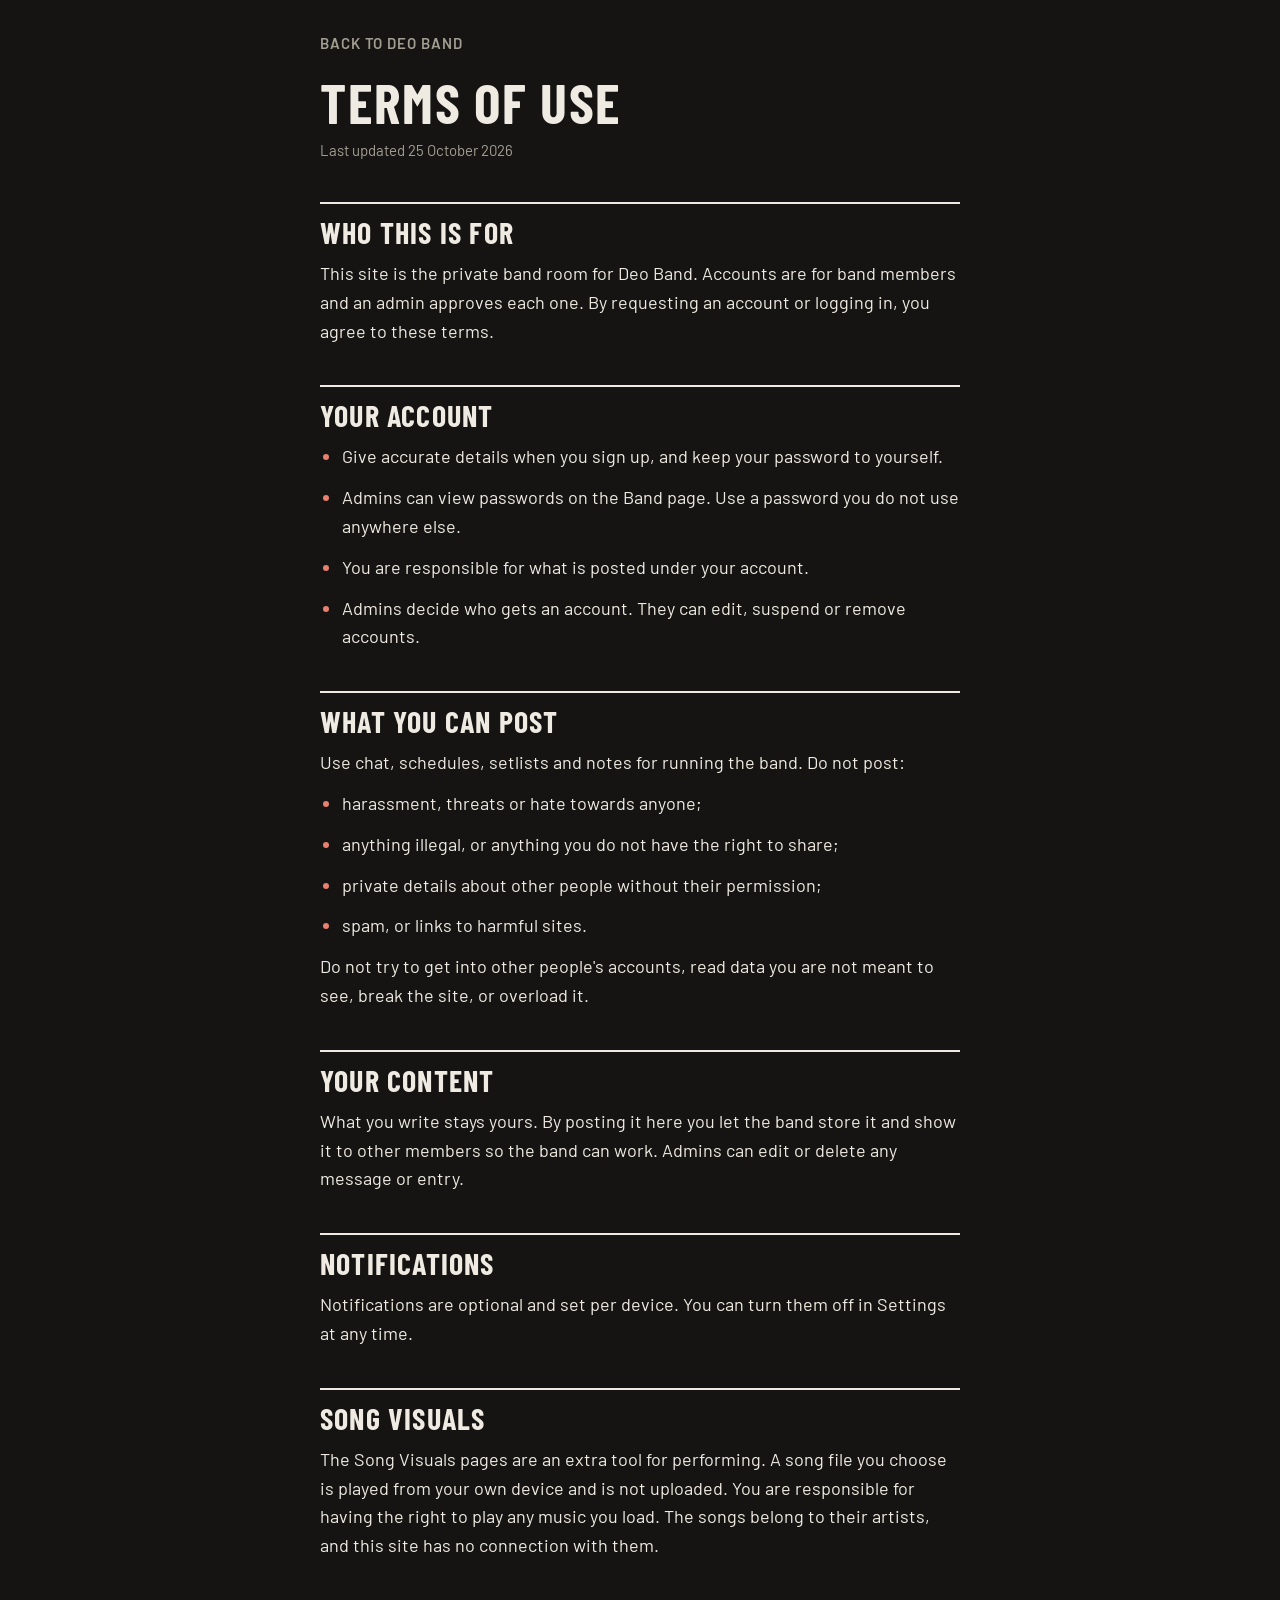
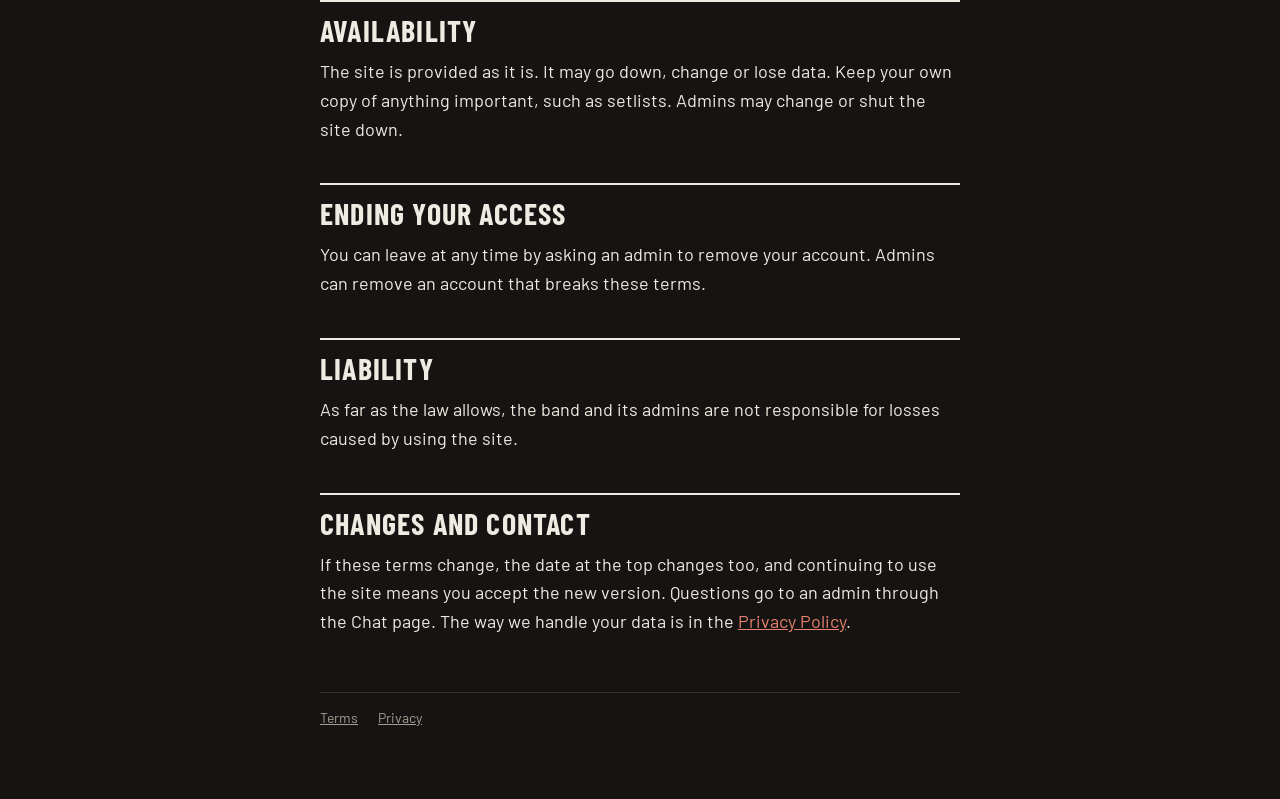
<file: terms.html>
<!DOCTYPE html>
<html lang="en"><head><meta charset="utf-8">
<meta name="viewport" content="width=device-width, initial-scale=1, viewport-fit=cover">
<meta name="theme-color" content="#151412">
<title>Terms of Use | Deo Band</title>
<script>(function(){var t='dark';try{t=localStorage.getItem('bandTheme')||'dark'}catch(e){}document.documentElement.setAttribute('data-theme',t)})()</script>
<link rel="preconnect" href="https://fonts.googleapis.com"><link rel="preconnect" href="https://fonts.gstatic.com" crossorigin>
<link rel="stylesheet" href="https://fonts.googleapis.com/css2?family=Barlow+Condensed:wght@600;700&family=Barlow:wght@400;500;600;700&display=swap">
<style>
:root{color-scheme:dark;--bg:#151412;--card:#1D1B18;--line:#34312B;--ink:#EFEBE2;--mute:#A39E92;--acc:#D2402F;--acct:#E8806F;--link:#E8806F;--hd:'Barlow Condensed','Arial Narrow','Helvetica Neue',Arial,sans-serif;--bd:'Barlow','Helvetica Neue',Arial,sans-serif;padding-top:env(safe-area-inset-top,0px);padding-bottom:env(safe-area-inset-bottom,0px)}
:root[data-theme="light"]{color-scheme:light;--bg:#E9E4D8;--card:#F3EFE5;--line:#CBC4B3;--ink:#1B1915;--mute:#625D52;--acc:#B3321F;--acct:#B3321F;--link:#9C2B1A}
@media (prefers-color-scheme:light){:root[data-theme="auto"]{color-scheme:light;--bg:#E9E4D8;--card:#F3EFE5;--line:#CBC4B3;--ink:#1B1915;--mute:#625D52;--acc:#B3321F;--acct:#B3321F;--link:#9C2B1A}}
*{box-sizing:border-box;border-radius:0}
html{background:var(--bg)}
body{margin:0;background:var(--bg);color:var(--ink);font:17px/1.6 var(--bd)}
main{max-width:720px;margin:0 auto;padding:28px clamp(16px,4vw,40px) 70px}
a{color:var(--link)}a:focus-visible{outline:2px solid var(--acc);outline-offset:2px}
.back{display:inline-block;font:600 15px var(--bd);letter-spacing:.06em;text-transform:uppercase;text-decoration:none;color:var(--mute);margin-bottom:22px}
.back:hover{color:var(--ink)}
h1{font:700 46px/1 var(--hd);text-transform:uppercase;letter-spacing:.03em;margin:0 0 8px}
h2{font:700 26px/1.1 var(--hd);text-transform:uppercase;letter-spacing:.04em;margin:40px 0 10px;padding-top:12px;border-top:2px solid var(--ink)}
p,li{margin:0 0 12px}ul{padding-left:22px;margin:0 0 12px}li::marker{color:var(--acct)}
.mute{color:var(--mute);font-size:15px}
.foot{margin-top:56px;padding-top:14px;border-top:1px solid var(--line);display:flex;gap:20px;font-size:14px}
.foot a{color:var(--mute)}.foot a:hover{color:var(--ink)}
@media (min-width:760px){body{font-size:18px}h1{font-size:56px}h2{font-size:30px}}
</style></head><body><main>
<a class="back" href="index.html">Back to Deo Band</a>
<h1>Terms of Use</h1>
<p class="mute">Last updated 25 October 2026</p>

<h2>Who this is for</h2>
<p>This site is the private band room for Deo Band. Accounts are for band members and an admin approves each one. By requesting an account or logging in, you agree to these terms.</p>

<h2>Your account</h2>
<ul>
<li>Give accurate details when you sign up, and keep your password to yourself.</li>
<li>Admins can view passwords on the Band page. Use a password you do not use anywhere else.</li>
<li>You are responsible for what is posted under your account.</li>
<li>Admins decide who gets an account. They can edit, suspend or remove accounts.</li>
</ul>

<h2>What you can post</h2>
<p>Use chat, schedules, setlists and notes for running the band. Do not post:</p>
<ul>
<li>harassment, threats or hate towards anyone;</li>
<li>anything illegal, or anything you do not have the right to share;</li>
<li>private details about other people without their permission;</li>
<li>spam, or links to harmful sites.</li>
</ul>
<p>Do not try to get into other people's accounts, read data you are not meant to see, break the site, or overload it.</p>

<h2>Your content</h2>
<p>What you write stays yours. By posting it here you let the band store it and show it to other members so the band can work. Admins can edit or delete any message or entry.</p>

<h2>Notifications</h2>
<p>Notifications are optional and set per device. You can turn them off in Settings at any time.</p>

<h2>Song Visuals</h2>
<p>The Song Visuals pages are an extra tool for performing. A song file you choose is played from your own device and is not uploaded. You are responsible for having the right to play any music you load. The songs belong to their artists, and this site has no connection with them.</p>

<h2>Availability</h2>
<p>The site is provided as it is. It may go down, change or lose data. Keep your own copy of anything important, such as setlists. Admins may change or shut the site down.</p>

<h2>Ending your access</h2>
<p>You can leave at any time by asking an admin to remove your account. Admins can remove an account that breaks these terms.</p>

<h2>Liability</h2>
<p>As far as the law allows, the band and its admins are not responsible for losses caused by using the site.</p>

<h2>Changes and contact</h2>
<p>If these terms change, the date at the top changes too, and continuing to use the site means you accept the new version. Questions go to an admin through the Chat page. The way we handle your data is in the <a href="privacy.html">Privacy Policy</a>.</p>

<footer class="foot"><a href="terms.html">Terms</a><a href="privacy.html">Privacy</a></footer>
</main></body></html>
</file>
<file: common.css>
:root{color-scheme:dark;--bg:#121212;--card:#1E1E1E;--line:#2E2E2E;--ink:#F1F1F1;--mute:#A0A0A0;--acc:#E63946;--acc-h:#C71F2D;--acct:#E63946;--ok:#3DBE7A;--bad:#ff6b77;--glow:0 0 28px rgba(230,57,70,.5);--spot:rgba(230,57,70,.28);--hd:Impact,Haettenschweiler,'Arial Narrow Bold',sans-serif;box-sizing:border-box}
:root[data-theme="light"]{color-scheme:light;--bg:#F4F4F5;--card:#FFFFFF;--line:#E4E4E7;--ink:#18181B;--mute:#6B7280;--acct:#C71F2D;--bad:#B91C1C;--glow:none;--spot:rgba(230,57,70,.10)}
@media (prefers-color-scheme:light){:root[data-theme="auto"]{color-scheme:light;--bg:#F4F4F5;--card:#FFFFFF;--line:#E4E4E7;--ink:#18181B;--mute:#6B7280;--acct:#C71F2D;--bad:#B91C1C;--glow:none;--spot:rgba(230,57,70,.10)}}
*{box-sizing:border-box}
html{min-height:100%;background:radial-gradient(900px 420px at 50% -140px,var(--spot),transparent 70%) no-repeat,var(--bg)}
body{margin:0;color:var(--ink);font:16px/1.5 -apple-system,BlinkMacSystemFont,'Segoe UI',Roboto,Helvetica,Arial,sans-serif;min-height:100vh;padding-top:env(safe-area-inset-top,0px);padding-bottom:env(safe-area-inset-bottom,0px);-webkit-tap-highlight-color:transparent}
.wrap{max-width:760px;margin:0 auto;padding:18px clamp(16px,4vw,32px) 60px}
.back{color:var(--mute);font-size:13px;text-decoration:none;display:inline-block;margin-bottom:10px;letter-spacing:.06em;text-transform:uppercase;font-weight:700}
.back:hover{color:var(--ink)}
h1{font:400 38px/1 var(--hd);text-transform:uppercase;letter-spacing:.05em;margin:4px 0 6px;text-shadow:var(--glow)}
h2{font:400 21px/1.1 var(--hd);text-transform:uppercase;letter-spacing:.09em;margin:26px 0 12px}
h2::before{content:'';display:inline-block;width:6px;height:18px;background:var(--acc);border-radius:2px;margin-right:10px;vertical-align:-2px}
.sub{color:var(--mute);font-size:14px;margin:0 0 18px}
.card{background:var(--card);border:1px solid var(--line);border-radius:14px;padding:18px;margin:0 0 14px}
.btn{font:700 14px -apple-system,BlinkMacSystemFont,"Segoe UI",Roboto,Arial,sans-serif;font-family:inherit;letter-spacing:.08em;text-transform:uppercase;background:var(--acc);color:#fff;border:0;border-radius:10px;padding:13px 20px;cursor:pointer;box-shadow:0 4px 18px rgba(230,57,70,.3);touch-action:manipulation}
.btn:hover,.btn:active{background:var(--acc-h)}
.btn:disabled{opacity:.4;cursor:default;box-shadow:none}
.btn.alt{background:none;color:var(--ink);border:1px solid var(--line);box-shadow:none}
.btn.alt:hover{border-color:var(--acc)}
.btn:focus-visible{outline:2px solid var(--ink);outline-offset:2px}
.row{display:flex;gap:10px;flex-wrap:wrap;align-items:center}
.mute{color:var(--mute);font-size:14px}
.hub{display:grid;grid-template-columns:repeat(auto-fill,minmax(min(100%,300px),1fr));gap:14px}
a.gcard{display:block;background:var(--card);border:1px solid var(--line);border-left:3px solid var(--acc);border-radius:14px;padding:20px;color:inherit;text-decoration:none}
a.gcard:hover,a.gcard:focus-visible{border-color:var(--acc);outline:none}
a.gcard b{display:block;font:400 24px/1.1 var(--hd);text-transform:uppercase;letter-spacing:.06em;margin-bottom:8px}
.board{width:100%;border-collapse:collapse;font-size:15px}
.board td{padding:8px 6px;border-bottom:1px dashed var(--line)}
.board td:first-child{width:34px;font:400 20px var(--hd);color:var(--acct)}
.board td:last-child{text-align:right;font-variant-numeric:tabular-nums;font-weight:700}
.board tr.me td{color:var(--acct)}
.tag{display:inline-block;font:700 10px/1 -apple-system,BlinkMacSystemFont,"Segoe UI",Roboto,Arial,sans-serif;letter-spacing:.12em;text-transform:uppercase;background:var(--acc);color:#fff;border-radius:99px;padding:4px 9px}
.msg{font-weight:600;margin:8px 0}.msg.ok{color:var(--ok)}.msg.bad{color:var(--bad)}
select{font:15px -apple-system,BlinkMacSystemFont,"Segoe UI",Roboto,Arial,sans-serif;font-family:inherit;background:var(--bg);color:var(--ink);border:1px solid var(--line);border-radius:10px;padding:10px;max-width:100%}
input[type=file]{font:14px -apple-system,BlinkMacSystemFont,"Segoe UI",Roboto,Arial,sans-serif;color:var(--mute);max-width:100%}
@media (prefers-reduced-motion:reduce){*{animation:none!important;transition:none!important}}
</file>
